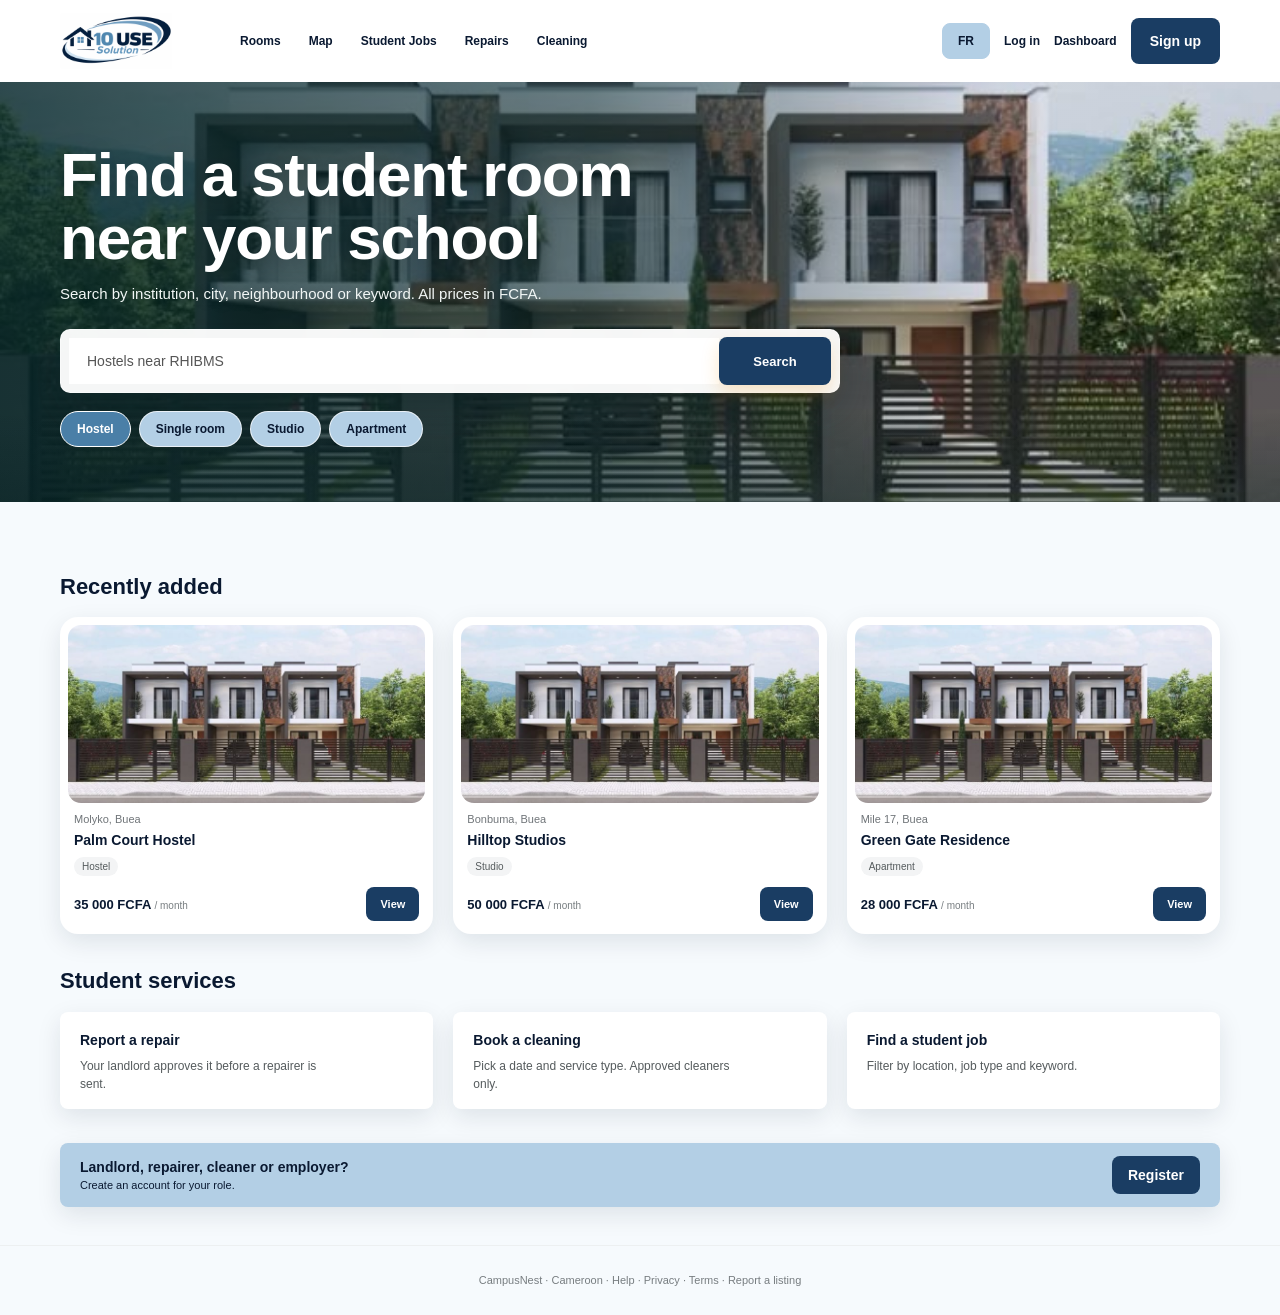
<file: index.html>
<!DOCTYPE html>
<html lang="en">
<head>
  <meta charset="UTF-8">
  <meta name="viewport" content="width=device-width, initial-scale=1.0">
  <title>CampusNest</title>
  <style>
    :root {
      --ink: #1b1f21;
      --teal: #0b4f52;
      --teal-dark: #073d40;
      --cream: #fff8d8;
      --line: #edf0f1;
      --gold: #f59d15;
    }

    * { box-sizing: border-box; }

    body {
      margin: 0;
      color: var(--ink);
      background: #fff;
      font-family: "Segoe UI", Arial, sans-serif;
      font-size: 14px;
    }

    button, input { font: inherit; }

    .topbar {
      height: 82px;
      display: flex;
      align-items: center;
      border-bottom: 1px solid var(--line);
      background: #fff;
    }

    .topbar-inner {
      width: min(1160px, calc(100% - 64px));
      height: 100%;
      margin: 0 auto;
      display: flex;
      align-items: center;
    }

    .brand {
      margin-right: 32px;
      color: var(--teal);
      font-size: 20px;
      font-weight: 800;
      letter-spacing: 0;
    }

    nav {
      display: flex;
      align-items: center;
      gap: 28px;
      height: 100%;
      font-size: 12px;
      font-weight: 700;
    }

    nav a, .language, .login {
      color: inherit;
      text-decoration: none;
    }

    .top-actions {
      margin-left: auto;
      display: flex;
      align-items: center;
      gap: 14px;
    }

    .language {
      height: 30px;
      min-width: 56px;
      display: grid;
      place-items: center;
      border-radius: 5px;
      background: #f1f3f4;
      font-size: 10px;
      font-weight: 700;
    }

    .login { font-size: 12px; font-weight: 700; }

    .signup, .register {
      border: 0;
      border-radius: 6px;
      color: #fff;
      background: var(--teal);
      font-weight: 800;
      cursor: pointer;
    }

    .signup { height: 46px; padding: 0 19px; }

    .hero {
      min-height: 420px;
      position: relative;
      isolation: isolate;
      display: flex;
      align-items: center;
      color: #fff;
      background:
        linear-gradient(90deg, rgba(7, 40, 42, 0.82) 0%, rgba(7, 40, 42, 0.58) 46%, rgba(7, 40, 42, 0.10) 78%),
        url('assets/images/410883166024874484.jpg') center 58% / cover no-repeat;
    }

    .hero::after {
      content: '';
      position: absolute;
      inset: auto 0 0;
      height: 90px;
      z-index: -1;
      background: linear-gradient(0deg, rgba(4, 29, 31, 0.32), transparent);
    }

    .hero-inner {
      width: min(1160px, calc(100% - 64px));
      margin: 0 auto;
      padding: 48px 0 42px;
    }

    h1 {
      max-width: 650px;
      margin: 0 0 14px;
      font-size: clamp(38px, 5vw, 62px);
      line-height: 1.02;
      letter-spacing: -0.02em;
      text-wrap: balance;
      text-shadow: 0 3px 24px rgba(0, 0, 0, 0.24);
    }

    .subtitle {
      max-width: 610px;
      margin: 0 0 24px;
      font-size: 15px;
      line-height: 1.5;
      color: #f2f7f6;
      text-shadow: 0 2px 14px rgba(0, 0, 0, 0.28);
    }

    .search-row {
      max-width: 780px;
      height: 64px;
      display: flex;
      align-items: center;
      border: 1px solid rgba(255, 255, 255, 0.38);
      border-radius: 10px;
      background: rgba(255, 255, 255, 0.96);
      box-shadow: 0 18px 42px rgba(4, 29, 31, 0.24);
      backdrop-filter: blur(10px);
      padding: 8px;
    }

    .search-row input {
      flex: 1;
      min-width: 0;
      height: 100%;
      border: 0;
      outline: 0;
      padding: 0 18px;
      color: var(--ink);
    }

    .search-row input::placeholder { color: #555; opacity: 1; }

    .search-button {
      height: 48px;
      min-width: 112px;
      border: 0;
      border-radius: 7px;
      background: var(--gold);
      font-size: 13px;
      font-weight: 800;
      cursor: pointer;
      box-shadow: 0 8px 18px rgba(245, 157, 21, 0.22);
    }

    .filters {
      display: flex;
      gap: 8px;
      margin-top: 18px;
    }

    .filter {
      height: 36px;
      padding: 0 16px;
      border: 1px solid rgba(255, 255, 255, 0.72);
      border-radius: 18px;
      color: #fff;
      background: rgba(4, 29, 31, 0.22);
      backdrop-filter: blur(8px);
      font-size: 12px;
      font-weight: 700;
      cursor: pointer;
    }

    .filter.active { background: #fff; color: var(--teal); border-color: #fff; }

    main {
      width: min(1160px, calc(100% - 64px));
      margin: 0 auto;
      padding: 38px 0 38px;
    }

    section { margin-bottom: 34px; }

    section h2 {
      margin: 0 0 17px;
      font-size: 22px;
      line-height: 1.2;
      letter-spacing: 0;
    }

    .property-grid, .service-grid {
      display: grid;
      grid-template-columns: repeat(3, 1fr);
      gap: 20px;
    }

    .property-card {
      min-width: 0;
      overflow: hidden;
      border: 1px solid #e8e9ed;
      border-radius: 18px;
      background: #fff;
      box-shadow: 0 8px 24px rgba(27, 31, 33, 0.06);
    }

    .property-image {
      height: 178px;
      margin: 8px 8px 0;
      display: block;
      border-radius: 13px;
      background: #f0f2f3 center / cover no-repeat;
      overflow: hidden;
    }

    .property-image img {
      width: 100%;
      height: 100%;
      display: block;
      object-fit: cover;
    }

    .property-info { padding: 10px 14px 13px; }
    .property-location { display: flex; justify-content: space-between; gap: 8px; margin-bottom: 7px; color: #707579; font-size: 11px; }
    .property-info h3 { margin: 0 0 9px; font-size: 14px; }
    .property-tags { display: flex; flex-wrap: wrap; gap: 6px; margin-bottom: 11px; }
    .property-tag { padding: 4px 8px; border-radius: 12px; background: #f3f4f5; color: #555b5d; font-size: 10px; }
    .property-footer { display: flex; align-items: center; justify-content: space-between; gap: 8px; }
    .price { font-size: 13px; font-weight: 800; }
    .price span { color: #777d80; font-size: 10px; font-weight: 400; }
    .view-property {
      min-height: 34px;
      padding: 0 14px;
      border: 0;
      border-radius: 9px;
      background: #1d2223;
      color: #fff;
      font-size: 11px;
      font-weight: 700;
      cursor: pointer;
    }

    .property-dialog {
      width: min(640px, calc(100% - 32px));
      max-height: calc(100% - 32px);
      padding: 12px;
      border: 0;
      border-radius: 18px;
      color: var(--ink);
      box-shadow: 0 24px 80px rgba(0, 0, 0, 0.28);
    }
    .property-dialog::backdrop { background: rgba(18, 24, 26, 0.62); }
    .dialog-image { width: 100%; max-height: 55vh; display: block; border-radius: 12px; object-fit: cover; background: #f0f2f3; }
    .dialog-image[hidden] { display: none; }
    .gallery-controls { display: flex; align-items: center; justify-content: center; gap: 12px; margin-top: 10px; }
    .gallery-controls[hidden], .interior-hint[hidden] { display: none; }
    .gallery-controls button { min-width: 34px; min-height: 32px; border: 1px solid #e1e4e5; border-radius: 8px; background: #fff; cursor: pointer; }
    .gallery-status { color: #656c6e; font-size: 12px; }
    .interior-hint { margin: 10px 0 0; color: #656c6e; font-size: 12px; }
    .dialog-content { padding: 14px 4px 4px; }
    .dialog-content h2 { margin: 0 0 6px; font-size: 20px; }
    .dialog-location, .dialog-description { margin: 0 0 10px; color: #656c6e; font-size: 13px; line-height: 1.5; }
    .dialog-footer { display: flex; justify-content: space-between; align-items: center; gap: 12px; }
    .dialog-actions { display: flex; gap: 8px; }
    .choose-house { min-height: 36px; padding: 0 14px; border: 0; border-radius: 9px; background: var(--teal); color: #fff; font-weight: 700; cursor: pointer; }
    .choose-house[hidden] { display: none; }
    .choice-message { display: none; margin: 10px 0 0; color: #8b2c24; font-size: 12px; }
    .close-dialog { min-height: 36px; padding: 0 16px; border: 1px solid #e1e4e5; border-radius: 9px; background: #fff; cursor: pointer; }

    .service-card {
      min-height: 92px;
      border: 1px solid var(--line);
      border-radius: 8px;
      background: #fff;
      padding: 20px 20px 16px;
    }

    .service-card h3 { margin: 0 0 9px; font-size: 14px; }
    .service-card p { max-width: 260px; margin: 0; color: #555b5d; font-size: 12px; line-height: 1.5; }

    .account-banner {
      min-height: 64px;
      margin: 4px 0 0;
      display: flex;
      align-items: center;
      border-radius: 8px;
      background: var(--cream);
      padding: 10px 20px;
    }

    .account-copy { display: flex; flex-direction: column; }
    .account-copy strong { margin-bottom: 4px; font-size: 14px; }
    .account-copy span { font-size: 11px; }
    .register { height: 38px; margin-left: auto; padding: 0 16px; }

    footer {
      height: 70px;
      display: flex;
      align-items: center;
      justify-content: center;
      border-top: 1px solid var(--line);
      color: #777d80;
      font-size: 11px;
    }

    @media (max-width: 760px) {
      .topbar { height: auto; }
      .topbar-inner { width: calc(100% - 32px); min-height: 68px; }
      nav { display: none; }
      .brand { margin-right: 0; }
      .hero-inner, main { width: calc(100% - 32px); }
      .hero-inner { padding-top: 34px; }
      .hero { min-height: 460px; background-position: 62% center; }
      h1 { max-width: 520px; font-size: 40px; }
      .search-row { height: 58px; }
      .search-button { min-width: 82px; }
      .property-grid, .service-grid { grid-template-columns: 1fr; }
      .property-image { height: 190px; }
      .filters { overflow-x: auto; }
      .filter { white-space: nowrap; }
    }
  </style>
  <style>
    @media (max-width: 760px) {
      .topbar { height: auto; }
      .topbar-inner {
        height: auto;
        min-height: 68px;
        flex-wrap: wrap;
        padding: 8px 0;
      }
      nav {
        order: 3;
        display: flex;
        flex: 0 0 100%;
        width: 100%;
        height: auto;
        gap: 18px;
        overflow-x: auto;
        padding: 8px 0;
        white-space: nowrap;
      }
      .top-actions { gap: 10px; }
      .language { display: none; }
      .filters { overscroll-behavior-x: contain; }
      .filter { flex: 0 0 auto; min-height: 40px; }
      .account-banner { align-items: flex-start; flex-wrap: wrap; gap: 12px; }
      .register { margin-left: 0; }
    }

    @media (max-width: 480px) {
      .topbar-inner,
      .hero-inner,
      main { width: calc(100% - 24px); }
      .top-actions { gap: 8px; }
      .top-actions .login { font-size: 11px; }
      .signup { height: 40px; padding: 0 12px; }
      .hero { min-height: 430px; }
      h1 { font-size: clamp(34px, 10vw, 40px); }
      .subtitle { font-size: 14px; }
      .search-row { height: 54px; padding: 6px; }
      .search-row input { padding: 0 10px; }
      .search-button { height: 40px; min-width: 76px; padding: 0 10px; }
      .view-property { min-height: 40px; }
      .dialog-footer { align-items: stretch; flex-direction: column; }
      .dialog-actions { justify-content: flex-end; flex-wrap: wrap; }
    }
  </style>
    <link rel="stylesheet" href="css/app-theme.css">
</head>
<body>
  <header class="topbar">
    <div class="topbar-inner">
      <div class="brand"><img class="brand-logo" src="assets/images/mouse-solution-logo.jpeg" alt="MOUSE Solution"></div>
      <nav aria-label="Primary navigation">
        <a href="pages/rooms.html">Rooms</a>
        <a href="pages/rooms.html">Map</a>
        <a href="pages/jobs.html">Student Jobs</a>
        <a href="pages/services.html">Repairs</a>
        <a href="pages/services.html">Cleaning</a>
      </nav>
      <div class="top-actions">
        <a class="language" href="pages/translator.html">EN / FR</a>
        <a class="login" href="pages/login.html">Log in</a>
        <a class="login" href="pages/dashboard.html">Dashboard</a>
        <a class="signup" href="pages/signup.html" style="display:grid;place-items:center;text-decoration:none;color:#fff">Sign up</a>
      </div>
    </div>
  </header>

  <section class="hero">
    <div class="hero-inner">
      <h1>Find a student room near your school</h1>
      <p class="subtitle">Search by institution, city, neighbourhood or keyword. All prices in FCFA.</p>
      <div class="search-row">
        <input id="room-search" type="search" placeholder="Hostels near RHIBMS" aria-label="Search for student rooms">
        <button class="search-button" type="button">Search</button>
      </div>
      <div class="filters" aria-label="Room filters">
        <button class="filter active" type="button">Hostel</button>
        <button class="filter" type="button">Single room</button>
        <button class="filter" type="button">Studio</button>
        <button class="filter" type="button">Apartment</button>
      </div>
    </div>
  </section>

  <main>
    <section id="rooms">
      <h2>Recently added</h2>
      <div class="property-grid">
        <article class="property-card">
          <div class="property-image"><img src="assets/images/campusnest-apartment.jpg" alt="Palm Court Hostel"></div>
          <div class="property-info">
            <div class="property-location"><span>Molyko, Buea</span></div>
            <h3>Palm Court Hostel</h3>
            <div class="property-tags"><span class="property-tag">Hostel</span></div>
            <div class="property-footer"><div class="price">35 000 FCFA <span>/ month</span></div><button class="view-property" type="button">View</button></div>
          </div>
        </article>
        <article class="property-card">
          <div class="property-image"><img src="assets/images/campusnest-apartment.jpg" alt="Hilltop Studios"></div>
          <div class="property-info">
            <div class="property-location"><span>Bonbuma, Buea</span></div>
            <h3>Hilltop Studios</h3>
            <div class="property-tags"><span class="property-tag">Studio</span></div>
            <div class="property-footer"><div class="price">50 000 FCFA <span>/ month</span></div><button class="view-property" type="button">View</button></div>
          </div>
        </article>
        <article class="property-card">
          <div class="property-image"><img src="assets/images/campusnest-apartment.jpg" alt="Modern student apartment building"></div>
          <div class="property-info">
            <div class="property-location"><span>Mile 17, Buea</span></div>
            <h3>Green Gate Residence</h3>
            <div class="property-tags"><span class="property-tag">Apartment</span></div>
            <div class="property-footer"><div class="price">28 000 FCFA <span>/ month</span></div><button class="view-property" type="button">View</button></div>
          </div>
        </article>
      </div>
    </section>

    <section>
      <h2>Student services</h2>
      <div class="service-grid">
        <article class="service-card" id="repairs">
          <h3>Report a repair</h3>
          <p>Your landlord approves it before a repairer is sent.</p>
        </article>
        <article class="service-card" id="cleaning">
          <h3>Book a cleaning</h3>
          <p>Pick a date and service type. Approved cleaners only.</p>
        </article>
        <article class="service-card" id="jobs">
          <h3>Find a student job</h3>
          <p>Filter by location, job type and keyword.</p>
        </article>
      </div>
    </section>

    <div class="account-banner">
      <div class="account-copy">
        <strong>Landlord, repairer, cleaner or employer?</strong>
        <span>Create an account for your role.</span>
      </div>
      <a class="register" href="pages/signup.html" style="display:grid;place-items:center;text-decoration:none;color:#fff">Register</a>
    </div>
  </main>

  <footer>CampusNest · Cameroon · Help · Privacy · Terms · Report a listing</footer>
  <dialog class="property-dialog" aria-labelledby="dialog-title">
    <img class="dialog-image" alt="">
    <div class="gallery-controls" hidden><button class="gallery-previous" type="button" aria-label="Previous photo">&lt;</button><span class="gallery-status" aria-live="polite"></span><button class="gallery-next" type="button" aria-label="Next photo">&gt;</button></div>
    <p class="interior-hint" hidden>Interior photos have not been added to this listing yet.</p>
    <div class="dialog-content">
      <h2 id="dialog-title"></h2>
      <p class="dialog-location"></p>
      <p class="dialog-description"></p>
      <div class="dialog-footer"><strong class="dialog-price"></strong><div class="dialog-actions"><button class="choose-house" type="button" hidden>Choose this house</button><button class="close-dialog" type="button">Close</button></div></div>
      <p class="choice-message" role="status"></p>
    </div>
  </dialog>
  <script>
    const propertyDialog = document.querySelector('.property-dialog');
    let selectedListing = null;
    let galleryItems = [];
    let galleryIndex = 0;
    let galleryTitle = 'Property';
    function renderGallery() {
      const dialogImage = propertyDialog.querySelector('.dialog-image');
      const galleryControls = propertyDialog.querySelector('.gallery-controls');
      const galleryStatus = propertyDialog.querySelector('.gallery-status');
      const interiorHint = propertyDialog.querySelector('.interior-hint');
      const hasPhoto = galleryItems.length > 0;
      const currentPhoto = galleryItems[galleryIndex];
      const interiorCount = galleryItems.filter(photo => photo.kind === 'interior').length;
      dialogImage.hidden = !hasPhoto;
      if (hasPhoto) {
        dialogImage.src = new URL(currentPhoto.url, document.baseURI).href;
        const viewName = currentPhoto.view || ('View ' + currentPhoto.number);
        dialogImage.alt = galleryTitle + ' — ' + (currentPhoto.kind === 'cover' ? 'cover and front elevation' : viewName);
        const position = {front:'50% 48%',aerial:'50% 18%',left:'22% 50%',right:'78% 50%'}[currentPhoto.viewKey] || '50% 50%';
        dialogImage.style.objectPosition = position;
      }
      const canNavigate = galleryItems.length > 1;
      galleryControls.hidden = !canNavigate && interiorCount === 0;
      propertyDialog.querySelector('.gallery-previous').hidden = !canNavigate;
      propertyDialog.querySelector('.gallery-next').hidden = !canNavigate;
      galleryStatus.textContent = currentPhoto?.kind === 'cover'
        ? 'Cover and front elevation'
        : (currentPhoto?.view || ('View ' + (currentPhoto?.number || 1))) + ' · ' + (currentPhoto?.number || 1) + ' of ' + interiorCount;
      interiorHint.hidden = interiorCount > 0;
    }

    function showProperty(card, listing) {
      selectedListing = listing || null;
      const image = card.querySelector('.property-image img');
      const title = listing?.title || card.querySelector('h3').textContent;
      galleryTitle = title;
      propertyDialog.querySelector('#dialog-title').textContent = title;
      propertyDialog.querySelector('.dialog-location').textContent = listing
        ? [listing.neighborhood, listing.city].filter(Boolean).join(', ')
        : card.querySelector('.property-location').textContent;
      propertyDialog.querySelector('.dialog-description').textContent = listing?.description || 'View the property photo and contact the listing owner for more information.';
      propertyDialog.querySelector('.dialog-price').textContent = listing
        ? Number(listing.price).toLocaleString('en-US') + ' FCFA / month'
        : card.querySelector('.price').textContent;
      const coverPhoto = listing?.photo_url || image?.src || '';
      galleryItems = [
        ...(coverPhoto ? [{url: coverPhoto, kind: 'cover'}] : []),
        ...(listing?.interior_photos || []).filter(Boolean).map((photo, index) => {
          const photoText = String(photo);
          const cleanUrl = photoText.split('#')[0];
          const viewKey = photoText.includes('#') ? photoText.split('#')[1] : null;
          const viewNames = {front:'Front elevation',aerial:'Aerial / top view',left:'Left exterior view',right:'Right exterior view'};
          return {url: cleanUrl, kind:'interior', number:index+1, view:viewNames[viewKey] || ('House view '+(index+1)), viewKey};
        })
      ];
      galleryIndex = 0;
      renderGallery();
      const chooseButton = propertyDialog.querySelector('.choose-house');
      chooseButton.hidden = !listing?.id;
      propertyDialog.querySelector('.choice-message').style.display = 'none';
      propertyDialog.showModal();
    }

    document.querySelectorAll('.property-card').forEach((card) => {
      card.querySelector('.view-property').addEventListener('click', () => showProperty(card));
    });
    propertyDialog.querySelector('.gallery-previous').addEventListener('click', () => {
      if (galleryItems.length < 2) return;
      galleryIndex = (galleryIndex - 1 + galleryItems.length) % galleryItems.length;
      renderGallery();
    });
    propertyDialog.querySelector('.gallery-next').addEventListener('click', () => {
      if (galleryItems.length < 2) return;
      galleryIndex = (galleryIndex + 1) % galleryItems.length;
      renderGallery();
    });
    propertyDialog.querySelector('.close-dialog').addEventListener('click', () => propertyDialog.close());
    propertyDialog.querySelector('.choose-house').addEventListener('click', async () => {
      if (!selectedListing) return;
      const message = propertyDialog.querySelector('.choice-message');
      try {
        const response = await fetch('php/housing.php', {
          method: 'POST',
          headers: {'Content-Type': 'application/x-www-form-urlencoded'},
          body: new URLSearchParams({action: 'choose_house', listing_id: selectedListing.id})
        });
        const data = await response.json();
        if (!response.ok) throw new Error(data.error || 'Unable to select this house.');
        window.location.href = 'pages/dashboard.html';
      } catch (error) {
        message.textContent = error.message;
        message.style.display = 'block';
      }
    });
    propertyDialog.addEventListener('click', (event) => {
      if (event.target === propertyDialog) propertyDialog.close();
    });

    document.querySelector('.search-button').addEventListener('click', () => {
      const query = document.querySelector('#room-search').value.trim();
      window.location.href = 'pages/rooms.html' + (query ? '?q=' + encodeURIComponent(query) : '');
    });
    document.querySelector('#room-search').addEventListener('keydown', (event) => {
      if (event.key === 'Enter') document.querySelector('.search-button').click();
    });

    document.querySelectorAll('.filter').forEach((button) => {
      button.addEventListener('click', () => {
        const type = button.textContent.trim();
        window.location.href = 'pages/rooms.html' + (type === 'Hostel' ? '' : '?type=' + encodeURIComponent(type));
      });
    });

    fetch('php/listings.php').then((response) => response.json()).then((data) => {
      const grid = document.querySelector('.property-grid');
      if (!data.results?.length) return;
      grid.replaceChildren();
      data.results.forEach((listing) => {
        const card = document.createElement('article');
        card.className = 'property-card';
        card.innerHTML = '<div class="property-image"></div><div class="property-info"><div class="property-location"></div><h3></h3><div class="property-tags"></div><div class="property-footer"><div class="price"></div><button class="view-property" type="button">View</button></div></div>';
        const image = card.querySelector('.property-image');
        if (listing.photo_url) {
          const photo = document.createElement('img');
          photo.src = listing.photo_url;
          photo.alt = listing.title;
          image.appendChild(photo);
        }
        card.querySelector('h3').textContent = listing.title;
        card.querySelector('.property-location').textContent = [listing.neighborhood, listing.city].filter(Boolean).join(', ');
        const tags = card.querySelector('.property-tags');
        [listing.listing_type, Number(listing.furnished) ? 'Furnished' : ''].filter(Boolean).forEach((label) => {
          const tag = document.createElement('span');
          tag.className = 'property-tag';
          tag.textContent = label;
          tags.appendChild(tag);
        });
        card.querySelector('.price').innerHTML = Number(listing.price).toLocaleString('en-US') + ' FCFA <span>/ month</span>';
        card.querySelector('.view-property').addEventListener('click', () => showProperty(card, listing));
        grid.appendChild(card);
      });
    }).catch((error) => console.error('Unable to load accommodation listings.', error));
  </script>
<script src="javascript/app-i18n.js"></script>
</body>
</html>
</file>
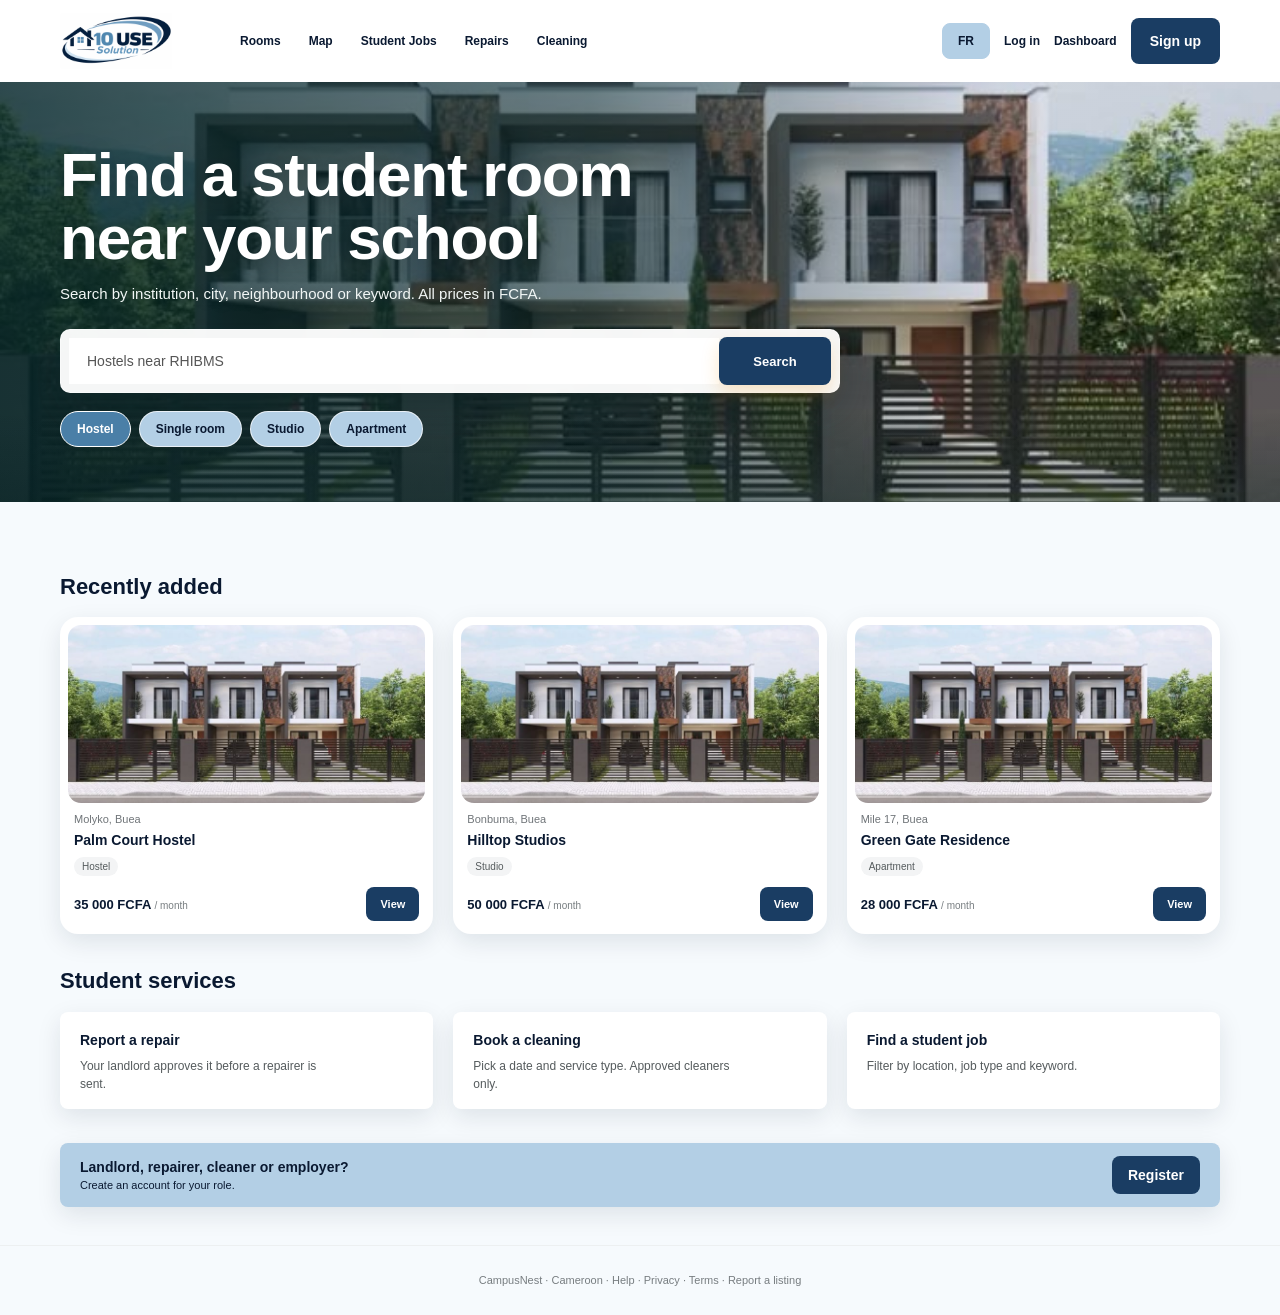
<file: pages/about.html>
<!doctype html>
<html lang="en">
<head>
  <meta charset="UTF-8">
  <meta name="viewport" content="width=device-width, initial-scale=1">
  <meta http-equiv="refresh" content="0;url=../index.html">
  <title>CampusNest</title>
  <link rel="stylesheet" href="../css/app-theme.css">
  <style>body{display:grid;place-items:center}</style>
</head>
<body>
  <main>
    <img class="brand-logo redirect-logo" src="../assets/images/mouse-solution-logo.jpeg" alt="MOUSE Solution">
    <p>Opening the CampusNest home page...</p>
    <a href="../index.html">Continue to CampusNest</a>
  </main>
<script src="../javascript/app-i18n.js"></script>
</body>
</html>
</file>
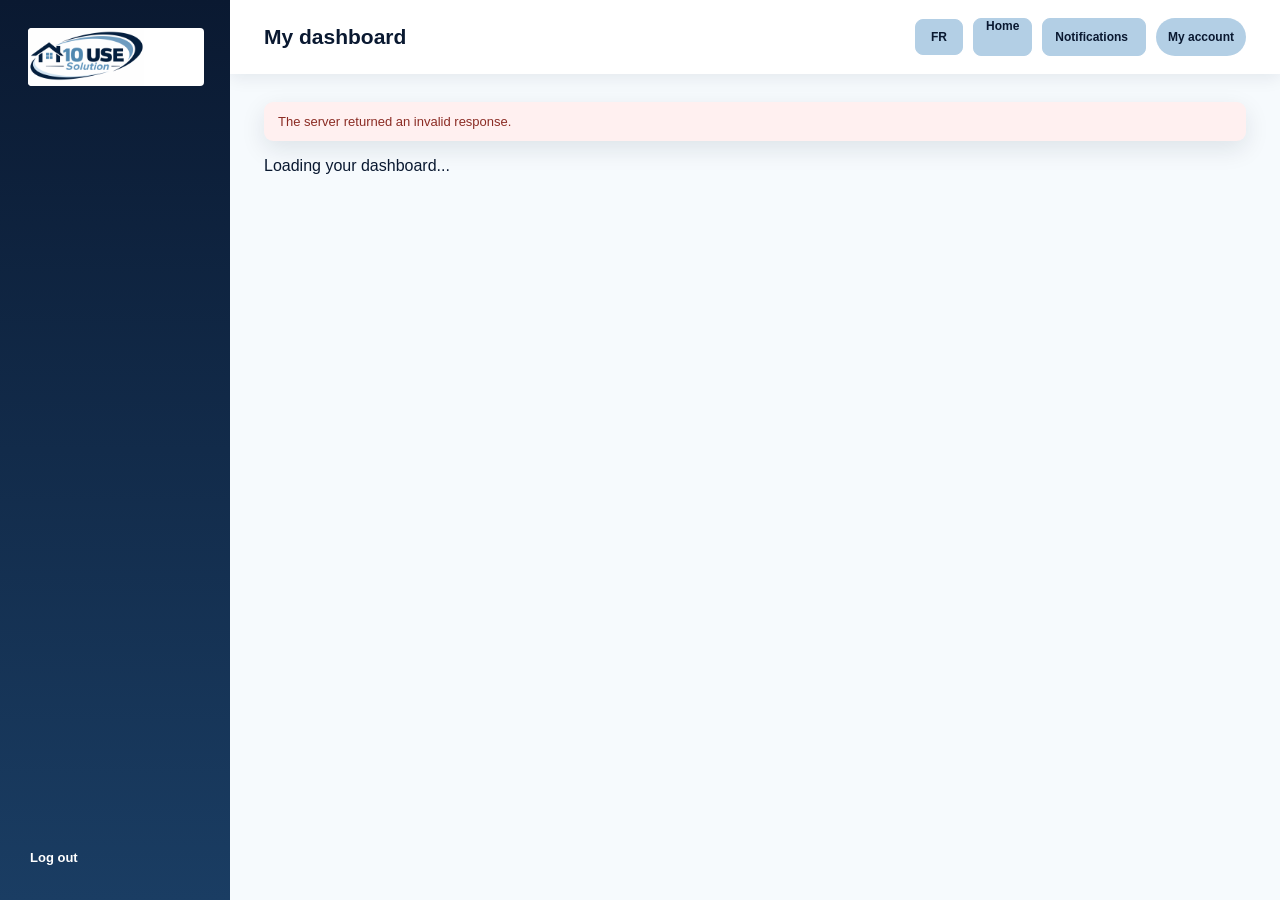
<file: pages/admin.html>
<!DOCTYPE html>
<html lang="en">
<head>
<meta charset="UTF-8">
<meta name="viewport" content="width=device-width,initial-scale=1">
<title>Administration - CampusNest</title>
<style>
:root{--navy:#174f8a;--blue:#245fb3;--teal:#0b4f52;--ink:#17212b;--muted:#74808a;--line:#e5eaef;--canvas:#f4f7fa}*{box-sizing:border-box}body{margin:0;font-family:"Segoe UI",Arial,sans-serif;color:var(--ink);background:var(--canvas)}button,a{font:inherit}.dashboard-shell{min-height:100vh;display:grid;grid-template-columns:230px minmax(0,1fr)}.sidebar{position:sticky;top:0;height:100vh;padding:28px 16px 20px;background:linear-gradient(180deg,#1a568e,#123f70);color:#fff;display:flex;flex-direction:column}.brand{color:#fff;font-size:19px;font-weight:850;text-decoration:none;margin:0 12px 34px}.tabs{display:flex;flex-direction:column;gap:6px}.tabs button{height:48px;border:0;border-radius:8px;background:transparent;color:#d9e8f6;text-align:left;padding:0 14px;font-size:13px;font-weight:700;cursor:pointer}.tabs button.active,.tabs button:hover{background:rgba(255,255,255,.16);color:#fff}.sidebar-footer{margin-top:auto}.logout{display:block;height:44px;color:#d9e8f6;text-decoration:none;font-size:13px;font-weight:700;padding:14px}.workspace{min-width:0}.topbar{height:78px;background:#fff;border-bottom:1px solid var(--line);display:flex;align-items:center;padding:0 34px}.topbar h1{margin:0;font-size:21px}.top-actions{margin-left:auto}.profile{height:38px;border-radius:19px;background:#edf3f8;padding:10px 12px;font-size:12px;font-weight:800}.content{padding:28px 34px}.panel-box{border:1px solid var(--line);border-radius:12px;background:#fff;padding:18px}.panel-box h2{margin:0 0 14px;font-size:16px}.table{width:100%;border-collapse:collapse}.table th,.table td{border-bottom:1px solid var(--line);padding:12px 10px;text-align:left;font-size:12px}.table th{background:#f8fafb;color:var(--muted);font-size:11px;text-transform:uppercase}.action{border:0;border-radius:6px;background:#edf3f8;color:var(--navy);padding:7px 9px;margin:2px;font-size:11px;font-weight:800}@media(max-width:900px){.dashboard-shell{grid-template-columns:76px minmax(0,1fr)}.sidebar{padding-inline:10px}.brand{font-size:0}.tabs button{font-size:0;text-align:center}.topbar{padding:0 18px}.content{padding:22px 18px}}@media(max-width:560px){.dashboard-shell{grid-template-columns:1fr}.sidebar{position:relative;height:auto}.tabs{flex-direction:row}.tabs button{min-width:44px}.sidebar-footer{display:none}}
</style>
</style>
<link rel="stylesheet" href="../css/app-theme.css">
</head>
<body>
<script>location.replace('dashboard.html');</script>
<div class="dashboard-shell">
<aside class="sidebar">
<a class="brand" href="../index.html"><img class="brand-logo" src="../assets/images/mouse-solution-logo.jpeg" alt="MOUSE Solution"></a>
<nav class="tabs" aria-label="Administration navigation">
<button class="active" data-view="users">Users</button>
<button data-view="listings">Listings</button>
<button data-view="jobs">Jobs</button>
<button data-view="repairs">Repairs</button>
</nav>
<div class="sidebar-footer"><a class="logout" href="../php/logout.php">Log out</a></div>
</aside>
<section class="workspace">
<header class="topbar"><h1>Administration</h1><div class="top-actions"><div class="profile">Administrator</div></div></header>
<main class="content"><div class="panel-box"><h2>Platform management</h2><div id="content"></div></div></main>
</section>
</div>
<script>
let data = {};
const content = document.querySelector('#content');

async function load() {
  const response = await fetch('../php/admin.php');
  if (response.status === 403) {
    location.href = 'login.html';
    return;
  }
  data = await response.json();
  show(document.querySelector('.tabs button.active').dataset.view);
}

function show(view) {
  const rows = data[view] || [];
  if (!rows.length) {
    content.innerHTML = '<p>No records.</p>';
    return;
  }

  const keys = view === 'users'
    ? ['full_name','role','email','active','approved']
    : view === 'listings'
      ? ['title','city','price','status']
      : view === 'jobs'
        ? ['title','location','status']
        : ['title','status','landlord_decision'];

  let html = '<table class="table"><thead><tr>' + keys.map((key) => '<th>' + key.replace('_',' ') + '</th>').join('') + '<th>Actions</th></tr></thead><tbody>';
  rows.forEach((row) => {
    html += '<tr>' + keys.map((key) => '<td>' + (row[key] ?? '') + '</td>').join('') + '<td>' + actions(view, row.id) + '</td></tr>';
  });
  content.innerHTML = html + '</tbody></table>';
}

function actions(view, id) {
  if (view === 'users') return '<button class="action" onclick="act(\'approve_user\',' + id + ')" >Approve</button><button class="action" onclick="act(\'suspend_user\',' + id + ')" >Suspend</button><button class="action" onclick="act(\'activate_user\',' + id + ')" >Activate</button>';
  if (view === 'listings') return '<button class="action" onclick="act(\'approve_listing\',' + id + ')" >Approve</button><button class="action" onclick="act(\'reject_listing\',' + id + ')" >Reject</button>';
  if (view === 'jobs') return '<button class="action" onclick="act(\'approve_job\',' + id + ')" >Approve</button><button class="action" onclick="act(\'reject_job\',' + id + ')" >Reject</button>';
  return '';
}

async function act(action, id) {
  await fetch('../php/admin.php', {
    method: 'POST',
    headers: {'Content-Type': 'application/x-www-form-urlencoded'},
    body: new URLSearchParams({action, id})
  });
  load();
}

document.querySelectorAll('.tabs button').forEach((button) => {
  button.onclick = () => {
    document.querySelectorAll('.tabs button').forEach((item) => item.classList.remove('active'));
    button.classList.add('active');
    show(button.dataset.view);
  };
});

load();
</script>
<script src="../javascript/app-i18n.js"></script>
</body>
</html>
</file>
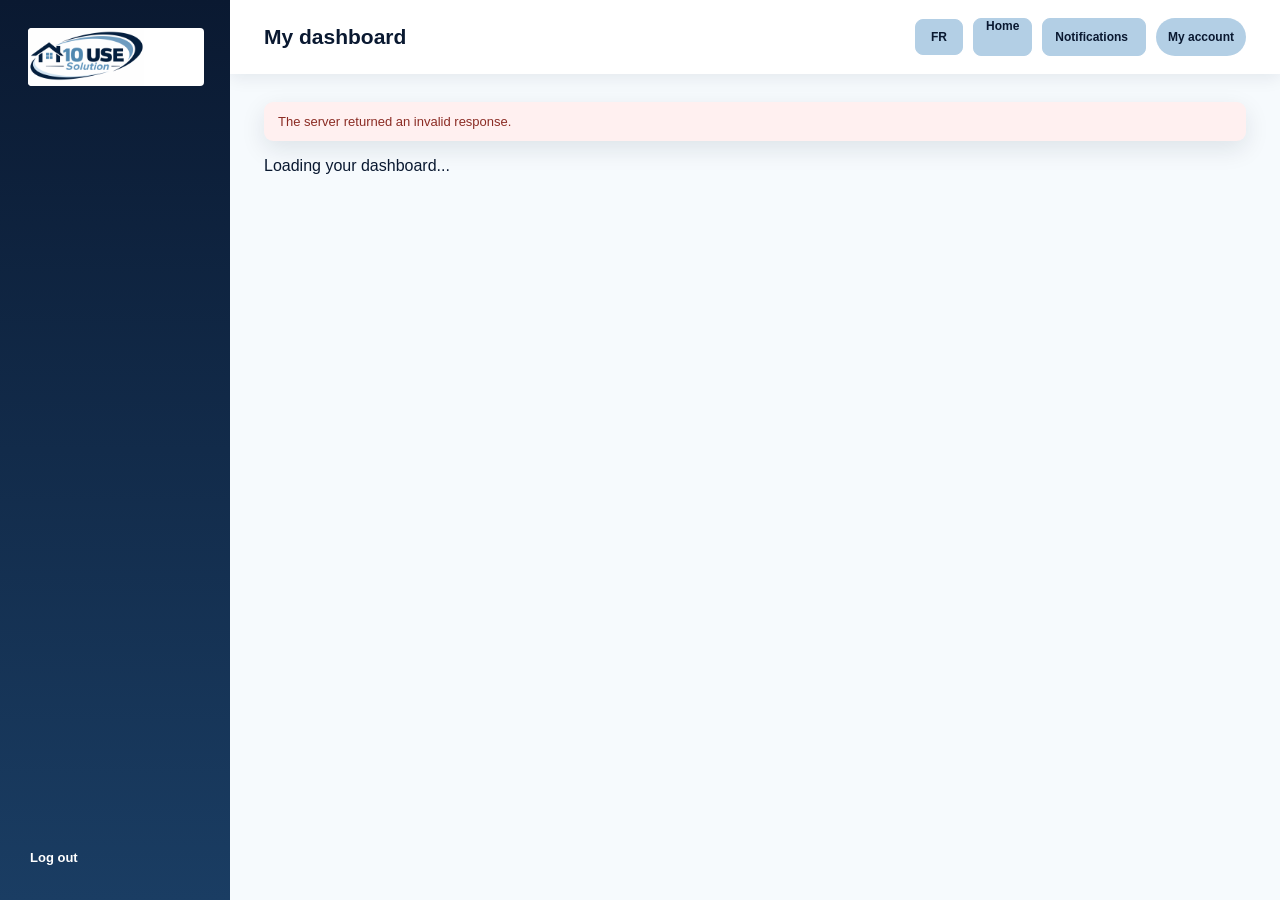
<file: pages/dashboard.html>
<!DOCTYPE html>
<html lang="en">
<head>
<meta charset="UTF-8">
<meta name="viewport" content="width=device-width,initial-scale=1">
<title>Dashboard - CampusNest</title>
<style>
:root{--navy:#174f8a;--blue:#245fb3;--ink:#17212b;--muted:#74808a;--line:#e5eaef;--canvas:#f4f7fa;--green:#147d54;--red:#a33232}
*{box-sizing:border-box}body{margin:0;font-family:"Segoe UI",Arial,sans-serif;color:var(--ink);background:var(--canvas)}button,input,select,textarea{font:inherit}button,a{cursor:pointer}
.dashboard-shell{min-height:100vh;display:grid;grid-template-columns:230px minmax(0,1fr)}.sidebar{position:sticky;top:0;height:100vh;padding:28px 16px 20px;background:linear-gradient(180deg,#1a568e 0%,#174d83 82%,#123f70 100%);color:#fff;display:flex;flex-direction:column}.brand{color:#fff;font-size:19px;font-weight:850;text-decoration:none;margin:0 12px 26px}.nav{display:flex;flex-direction:column;gap:6px}.nav button{min-height:44px;border:0;border-radius:8px;background:transparent;color:#d9e8f6;text-align:left;padding:0 14px;font-size:13px;font-weight:700}.nav button:hover,.nav button.active{background:rgba(255,255,255,.16);color:#fff}.sidebar-footer{margin-top:auto}.logout{display:block;height:44px;color:#d9e8f6;text-decoration:none;font-size:13px;font-weight:700;padding:14px}
.workspace{min-width:0}.topbar{min-height:74px;background:#fff;border-bottom:1px solid var(--line);display:flex;align-items:center;padding:0 34px;gap:12px}.topbar h1{margin:0;font-size:21px}.top-actions{margin-left:auto;display:flex;align-items:center;gap:10px}.top-link,.notification-button{min-height:38px;border:1px solid var(--line);border-radius:8px;background:#fff;color:var(--ink);padding:0 12px;text-decoration:none;font-size:12px;font-weight:700}.notification-button{position:relative}.notification-count{margin-left:5px;color:var(--blue)}.profile{height:38px;border-radius:19px;background:#edf3f8;padding:0 12px;display:flex;align-items:center;font-size:12px;font-weight:800}
.content{padding:28px 34px 40px}.alert{display:none;margin:0 0 16px;padding:12px 14px;border:1px solid #cfe8dc;border-radius:9px;background:#effaf4;color:#17633f;font-size:13px}.alert.error{border-color:#f0d0cc;background:#fff3f1;color:#8b2c24}.welcome{margin:0 0 18px;font-size:16px}.cards{display:grid;grid-template-columns:repeat(3,minmax(0,1fr));gap:14px;margin-bottom:18px}.card,.panel-box,.action-card{border:1px solid var(--line);border-radius:13px;background:#fff;box-shadow:0 5px 18px rgba(23,33,43,.035)}.card{min-height:112px;padding:18px}.card strong{display:block;font-size:24px;margin:8px 0 4px}.card span{color:var(--muted);font-size:12px}.panel-box{padding:18px;margin-bottom:16px}.panel-box h2{margin:0 0 14px;font-size:16px}.action-grid{display:grid;grid-template-columns:repeat(3,minmax(0,1fr));gap:10px}.action-card{min-height:88px;padding:15px;color:var(--ink);text-decoration:none;font-size:13px;font-weight:800;display:flex;align-items:center;gap:12px}.action-card:hover{border-color:#b9cee4}.action-icon{width:34px;height:34px;flex:none;border-radius:9px;background:#eaf2fb;color:var(--blue);display:grid;place-items:center}
.row{border-bottom:1px solid var(--line);padding:12px 0;display:flex;align-items:flex-start;justify-content:space-between;gap:14px}.row:last-child{border-bottom:0}.row-main{min-width:0}.row-main strong{display:block;margin-bottom:5px;font-size:13px}.muted{color:var(--muted);font-size:12px;line-height:1.5}.badge{display:inline-block;margin:2px 6px 2px 0;padding:4px 8px;border-radius:12px;background:#edf3f8;color:#37536d;font-size:10px;font-weight:700}.status-pending{color:#8a5a00}.status-paid,.status-approved{color:var(--green)}.status-rejected{color:var(--red)}
.button,.button-secondary,.button-danger{min-height:35px;border:0;border-radius:8px;padding:0 12px;font-size:12px;font-weight:800}.button{background:var(--blue);color:#fff}.button-secondary{background:#edf3f8;color:#234e78}.button-danger{background:#fff0ee;color:#8b2c24}.button:disabled{opacity:.55;cursor:not-allowed}
.form-grid{display:grid;grid-template-columns:repeat(2,minmax(0,1fr));gap:11px}.field{display:flex;flex-direction:column;gap:5px}.field.full{grid-column:1/-1}.field label{font-size:11px;font-weight:700;color:#4f5c66}.field input,.field select,.field textarea{width:100%;min-height:39px;border:1px solid #d5dde3;border-radius:7px;padding:8px 10px;background:#fff}.field textarea{min-height:76px;resize:vertical}.form-actions{grid-column:1/-1;display:flex;justify-content:flex-end}.table-wrap{overflow-x:auto}.table{width:100%;border-collapse:collapse;min-width:620px}.table th,.table td{padding:11px 9px;border-bottom:1px solid var(--line);text-align:left;vertical-align:top;font-size:12px}.table th{color:var(--muted);font-size:10px;text-transform:uppercase;letter-spacing:.04em}.table td .button,.table td .button-secondary,.table td .button-danger{margin:2px 3px 2px 0}.house-image{width:min(100%,520px);max-height:300px;object-fit:cover;border-radius:12px;margin:0 0 14px}.message-list{max-height:330px;overflow:auto;margin:0 0 12px}.message-bubble{max-width:85%;margin:8px 0;padding:10px 12px;border-radius:12px;background:#eef3f8;font-size:12px;line-height:1.5}.message-bubble.mine{margin-left:auto;background:#e7f5ee}.message-bubble strong{display:block;margin-bottom:3px;font-size:11px}.empty{padding:18px 0;color:var(--muted);font-size:13px}.inline-form{display:inline-flex;align-items:center;gap:5px;flex-wrap:wrap}.inline-form input{width:105px;min-height:34px;border:1px solid #d5dde3;border-radius:7px;padding:5px 8px}
@media(max-width:900px){.dashboard-shell{grid-template-columns:76px minmax(0,1fr)}.sidebar{padding-inline:10px}.brand{font-size:0;margin-inline:12px}.brand::first-letter{font-size:19px}.nav button{font-size:0;text-align:center;padding:0}.nav button::first-letter{font-size:13px}.logout{font-size:0;text-align:center}.topbar{padding:0 18px}.content{padding:22px 18px}.cards{grid-template-columns:1fr}.action-grid{grid-template-columns:repeat(2,minmax(0,1fr))}}
@media(max-width:560px){.dashboard-shell{grid-template-columns:1fr}.sidebar{position:relative;height:auto;padding:12px 10px;display:block}.brand{display:block;font-size:17px;margin:0 8px 10px}.nav{flex-direction:row;overflow-x:auto}.nav button{min-width:48px;min-height:42px;font-size:0}.nav button::first-letter{font-size:13px}.sidebar-footer{display:none}.topbar{min-height:62px;padding:0 12px}.topbar h1{font-size:17px}.profile{display:none}.content{padding:16px 12px}.action-grid{grid-template-columns:1fr}.form-grid{grid-template-columns:1fr}.field.full,.form-actions{grid-column:auto}.row{flex-direction:column}.table{min-width:560px}}
</style>
<style>
@media(max-width:900px){
  .dashboard-shell{grid-template-columns:minmax(0,1fr)}
  .sidebar{position:relative;top:auto;height:auto;min-width:0;padding:12px 16px;display:flex;flex-direction:column}
  .brand{font-size:17px;margin:0 8px 8px}
  .nav{min-width:0;flex-direction:row;gap:6px;overflow-x:auto;padding:0 0 4px;overscroll-behavior-x:contain}
  .nav button{flex:0 0 auto;min-width:max-content;min-height:44px;padding:0 12px;font-size:12px;text-align:center;white-space:nowrap}
  .sidebar-footer{display:flex;margin-top:0;justify-content:flex-end}
  .logout{height:auto;min-height:44px;padding:8px 14px}
}
@media(max-width:560px){
  .sidebar{display:flex;padding:10px 12px}
  .brand{display:block;font-size:17px;margin:0 8px 8px}
  .nav{flex-direction:row;overflow-x:auto}
  .nav button{min-width:max-content;min-height:44px;font-size:12px}
  .sidebar-footer{display:flex}
  .topbar{flex-wrap:wrap;gap:8px;padding:10px 12px}
  .topbar h1{font-size:17px}
  .top-actions{flex-wrap:wrap;gap:6px;margin-left:auto}
  .top-link,.notification-button{min-height:42px;padding:0 9px;font-size:11px}
  .content{padding:16px 12px 28px}
}
.house-gallery{max-width:520px;margin-bottom:14px}.house-gallery-main{width:100%;height:300px;object-fit:cover;border-radius:12px}.house-gallery-thumbs{display:flex;gap:8px;margin-top:8px;overflow-x:auto}.house-gallery-thumbs button{flex:0 0 78px;height:58px;border:2px solid transparent;border-radius:8px;padding:0;overflow:hidden;background:#eef3f6;cursor:pointer}.house-gallery-thumbs button.active{border-color:var(--blue)}.house-gallery-thumbs img{width:100%;height:100%;object-fit:cover}
</style>
<link rel="stylesheet" href="../css/app-theme.css">
</head>
<body>
<div class="dashboard-shell">
  <aside class="sidebar">
    <a class="brand" href="../index.html"><img class="brand-logo" src="../assets/images/mouse-solution-logo.jpeg" alt="MOUSE Solution"></a>
    <nav class="nav" id="role-navigation" aria-label="Dashboard navigation"></nav>
    <div class="sidebar-footer"><a class="logout" href="../php/logout.php">Log out</a></div>
  </aside>
  <section class="workspace">
    <header class="topbar">
      <h1 id="page-title">My dashboard</h1>
      <div class="top-actions">
        <a class="top-link" href="../index.html">Home</a>
        <button class="notification-button" id="notifications-button" type="button">Notifications<span class="notification-count" id="notification-count"></span></button>
        <div class="profile" id="profile-name">My account</div>
      </div>
    </header>
    <main class="content">
      <div class="alert" id="dashboard-alert" role="status"></div>
      <div id="dashboard-view"><p class="welcome">Loading your dashboard...</p></div>
    </main>
  </section>
</div>
<script>
const rolePages = {
  student: {
    title: 'Tenant dashboard',
    pages: [['Overview','overview'],['View houses','houses'],['My house','house'],['Services','services'],['Repair requests','repairs'],['Payments','payments'],['Message admin','messages'],['Rate house','reviews'],['Applications','applications'],['Notifications','notifications']]
  },
  landlord: {
    title: 'Landlord dashboard',
    pages: [['Overview','overview'],['My houses','properties'],['Tenants','tenants'],['Collect rent','payments'],['Repair approvals','repairs'],['Notifications','notifications']]
  },
  admin: {
    title: 'Administration',
    pages: [['Overview','overview'],['Landlords & tenants','users'],['Manage houses','listings'],['Manage services','services'],['Payments','payments'],['Message tenants','messages'],['Jobs','jobs'],['Repairs','repairs'],['Activity log','activity'],['Notifications','notifications']]
  },
  repairer: {title:'Repairer dashboard',pages:[['Overview','overview'],['Assigned jobs','assigned'],['Services','services'],['Notifications','notifications']]},
  cleaner: {title:'Cleaner dashboard',pages:[['Overview','overview'],['Assigned cleaning','assigned'],['Services','services'],['Notifications','notifications']]},
  employer: {title:'Employer dashboard',pages:[['Overview','overview'],['My job posts','jobs'],['Applications','applications'],['Notifications','notifications']]}
};
let dashboardData;
let housingData;
let adminData;
let applicationData = [];
let currentRole;
let currentPage = 'overview';
let selectedMessages = [];
let selectedTenancyId = null;
const dashboardView = document.querySelector('#dashboard-view');
const alertBox = document.querySelector('#dashboard-alert');

function escapeHTML(value) {
  return String(value ?? '').replace(/[&<>"']/g, character => ({
    '&':'&amp;','<':'&lt;','>':'&gt;','"':'&quot;',"'":'&#39;'
  })[character]);
}

function displayDate(value) {
  if (!value) return '';
  const date = new Date(String(value).replace(' ', 'T'));
  return Number.isNaN(date.getTime()) ? escapeHTML(value) : date.toLocaleString();
}

function resolveHousingPhoto(path) {
  return /^(https?:)?\/\//i.test(path) || path.startsWith('/') ? path : '../' + path;
}

function showNotice(message, isError = false) {
  alertBox.textContent = message;
  alertBox.classList.toggle('error', isError);
  alertBox.style.display = 'block';
}

async function requestJSON(url, options = {}) {
  const response = await fetch(url, {credentials:'same-origin', ...options});
  let data;
  try {
    data = await response.json();
  } catch {
    throw new Error('The server returned an invalid response.');
  }
  if (!response.ok) throw new Error(data.error || 'The request could not be completed.');
  return data;
}

function endpointFor(form) {
  return form.dataset.endpoint === 'admin'
    ? '../php/admin.php'
    : form.dataset.endpoint === 'listings'
      ? '../php/listings.php'
      : form.dataset.endpoint === 'services'
        ? '../php/services.php'
        : form.dataset.endpoint === 'jobs'
          ? '../php/jobs.php'
          : '../php/housing.php';
}

async function refreshData() {
  dashboardData = await requestJSON('../php/dashboard.php');
  currentRole = dashboardData.role;
  if (!rolePages[currentRole]) throw new Error('This account has no configured dashboard.');
  housingData = await requestJSON('../php/housing.php?action=overview');
  adminData = currentRole === 'admin' ? await requestJSON('../php/admin.php') : null;
  document.querySelector('#page-title').textContent = rolePages[currentRole].title;
  document.querySelector('#profile-name').textContent = dashboardData.name || 'My account';
  document.querySelector('#notification-count').textContent = dashboardData.counts?.notifications ? ' ' + dashboardData.counts.notifications : '';
  const nav = document.querySelector('#role-navigation');
  nav.innerHTML = rolePages[currentRole].pages.map(([label, key], index) =>
    `<button type="button" class="${key === currentPage ? 'active' : ''}" data-page="${key}" aria-label="${escapeHTML(label)}">${escapeHTML(label)}</button>`
  ).join('');
  nav.querySelectorAll('button').forEach(button => button.addEventListener('click', () => openPage(button.dataset.page)));
}

function actionCard(label, page, icon) {
  if (page.startsWith('../')) return `<a class="action-card" href="${page}"><span class="action-icon">${icon}</span>${escapeHTML(label)}</a>`;
  return `<button class="action-card" type="button" data-open-page="${page}"><span class="action-icon">${icon}</span>${escapeHTML(label)}</button>`;
}

function renderOverview() {
  const counts = dashboardData.counts || {};
  const metrics = currentRole === 'student'
    ? [['Current house', counts.current_house ? 'Selected' : 'Not selected'],['Pending payments', counts.pending_payments || 0],['Unread updates', counts.notifications || 0]]
    : currentRole === 'landlord'
      ? [['Houses', counts.properties || 0],['Current tenants', counts.tenants || 0],['Payments to confirm', counts.pending_payments || 0]]
      : currentRole === 'admin'
        ? [['Accounts', counts.users || 0],['Houses', counts.listings || 0],['Payments', counts.payments || 0]]
        : [['Assigned work', counts.assigned || counts.jobs || 0],['Unread updates', counts.notifications || 0],['Role', currentRole]];
  let actions = [];
  if (currentRole === 'student') actions = [['Browse houses','houses','H'],['Current house','house','H'],['Pay rent or bills','payments','$'],['Contact admin','messages','M'],['Call a service','services','C']];
  if (currentRole === 'student') actions.push(['Browse jobs','../pages/jobs.html','J'],['Request repair','../pages/services.html#repair','+'],['Book cleaning','../pages/services.html#cleaning','+'],['Applications','applications','A']);
  if (currentRole === 'landlord') actions = [['Manage houses','properties','H'],['View tenants','tenants','T'],['Confirm rent','payments','$'],['Review repairs','repairs','R']];
  if (currentRole === 'admin') actions = [['Manage houses','listings','H'],['Manage accounts','users','U'],['Add services','services','+'],['Message tenants','messages','M'],['Manage jobs','jobs','J'],['Review activity','activity','A']];
  if (currentRole === 'employer') actions = [['Post a job','jobs','+'],['Review applications','applications','A']];
  if (currentRole === 'repairer') actions = [['View assigned jobs','assigned','+'],['Open service requests','../pages/services.html','S']];
  if (currentRole === 'cleaner') actions = [['View assigned cleaning','assigned','+'],['Open service requests','../pages/services.html','S']];
  const recent = currentRole === 'student' ? housingData.notifications.slice(0,4)
    : currentRole === 'landlord' ? housingData.notifications.slice(0,4)
      : currentRole === 'admin' ? adminData.activity.slice(0,5) : [];
  dashboardView.innerHTML = `
    <p class="welcome">Welcome back, ${escapeHTML(dashboardData.name)}. Here is your CampusNest activity.</p>
    <div class="cards">${metrics.map(([label,value]) => `<article class="card"><span>${escapeHTML(label)}</span><strong>${escapeHTML(value)}</strong></article>`).join('')}</div>
    <section class="panel-box"><h2>Quick actions</h2><div class="action-grid">${actions.map(action => actionCard(...action)).join('')}</div></section>
    <section class="panel-box"><h2>Recent updates</h2>${recent.length ? recent.map(item => `<div class="row"><div class="row-main"><strong>${escapeHTML(item.message || item.action || item.title || 'CampusNest update')}</strong><div class="muted">${escapeHTML(item.actor_name || item.details || item.status || '')} ${item.created_at ? '· ' + displayDate(item.created_at) : ''}</div></div></div>`).join('') : '<p class="empty">You are all caught up.</p>'}</section>`;
}

function renderHouses() {
  dashboardView.innerHTML = `<section class="panel-box"><h2>Find your next home</h2><p class="muted">Browse approved accommodation and select an available house to make it your current home.</p><a class="button" href="rooms.html" style="display:inline-flex;align-items:center;padding:0 14px;text-decoration:none">View available houses</a></section>
    ${housingData.tenancy ? '<section class="panel-box"><strong>You already have a current house.</strong><p class="muted">Contact the admin if you need to change your selection.</p></section>' : ''}`;
}

function renderCurrentHouse() {
  const house = housingData.tenancy;
  if (!house) {
    dashboardView.innerHTML = `<section class="panel-box"><h2>Your current house</h2><p class="empty">No house selected yet.</p><button class="button" data-open-page="houses">Browse houses</button></section>`;
    return;
  }
  const photos = (house.interior_photos || []).filter(Boolean);
  const galleryPhotos = photos.length ? photos : [house.photo_url || 'assets/images/house-elevation.jpg'];
  const viewNames = {front:'Front elevation',aerial:'Aerial / top view',left:'Left exterior view',right:'Right exterior view'};
  const gallery = `<div class="house-gallery"><img class="house-gallery-main" src="${escapeHTML(resolveHousingPhoto(galleryPhotos[0].split('#')[0]))}" alt="${escapeHTML(house.title)} — house view"><div class="house-gallery-thumbs">${galleryPhotos.map((photo,index)=>{
    const text=String(photo);
    const clean=text.split('#')[0];
    const key=text.includes('#')?text.split('#')[1]:null;
    return `<button type="button" class="${index===0?'active':''}" data-house-photo="${escapeHTML(clean)}" data-house-view="${escapeHTML(key||'')}" title="${escapeHTML(viewNames[key]||('House view '+(index+1))) }"><img src="${escapeHTML(resolveHousingPhoto(clean))}" alt="${escapeHTML(viewNames[key]||('House view '+(index+1))) }"></button>`;
  }).join('')}</div></div>`;
  dashboardView.innerHTML = `<section class="panel-box"><h2>Your current house</h2>${gallery}<h3>${escapeHTML(house.title)}</h3><p class="muted">${escapeHTML([house.neighborhood,house.city].filter(Boolean).join(', '))} · ${escapeHTML(house.listing_type)}</p><p><strong>${Number(house.rent_amount).toLocaleString()} FCFA / month</strong></p><p class="muted">Landlord: ${escapeHTML(house.landlord_name)}${house.landlord_phone ? ' · ' + escapeHTML(house.landlord_phone) : ''}</p><div class="action-grid"><button class="action-card" data-open-page="messages" type="button">Message admin</button><button class="action-card" data-open-page="payments" type="button">Pay rent or bills</button><button class="action-card" data-open-page="reviews" type="button">Rate this house</button></div></section>`;
  dashboardView.querySelectorAll('[data-house-photo]').forEach(button => button.addEventListener('click', () => {
    const main = dashboardView.querySelector('.house-gallery-main');
    main.src = resolveHousingPhoto(button.dataset.housePhoto);
    main.style.objectPosition = {front:'50% 48%',aerial:'50% 18%',left:'22% 50%',right:'78% 50%'}[button.dataset.houseView] || '50% 50%';
    dashboardView.querySelectorAll('[data-house-photo]').forEach(item => item.classList.remove('active'));
    button.classList.add('active');
  }));
}

function renderServices() {
  const services = currentRole === 'admin' ? adminData.services || [] : housingData.services || [];
  dashboardView.innerHTML = `<section class="panel-box"><h2>${currentRole === 'admin' ? 'Platform services' : 'Services you can call'}</h2>${currentRole === 'admin' ? `<form class="form-grid" data-endpoint="admin"><input type="hidden" name="action" value="add_service"><div class="field"><label>Service name</label><input name="name" required></div><div class="field"><label>Phone</label><input name="phone" type="tel"></div><div class="field full"><label>Description</label><textarea name="description"></textarea></div><div class="form-actions"><button class="button" type="submit">Add service</button></div></form>` : ''}${services.length ? services.map(service => `<div class="row"><div class="row-main"><strong>${escapeHTML(service.name)}</strong><div class="muted">${escapeHTML(service.description || '')}</div></div>${currentRole === 'admin' ? Number(service.active) ? `<form data-endpoint="admin"><input type="hidden" name="action" value="deactivate_service"><input type="hidden" name="id" value="${Number(service.id)}"><button class="button-danger" type="submit">Remove</button></form>` : '<span class="badge">Inactive</span>' : service.phone ? `<a class="button" href="tel:${escapeHTML(service.phone.replace(/[^+\d]/g,''))}" style="display:grid;place-items:center;text-decoration:none">Call</a>` : '<span class="badge">Contact admin for details</span>'}</div>`).join('') : '<p class="empty">No services have been added yet.</p>'}</section>${currentRole === 'student' ? `<section class="panel-box"><h2>ASTRA home services</h2><p class="muted">Browse TechConnect’s service catalog and place or track bookings in ASTRA. ASTRA requires a separate account.</p><a class="button" href="../pages/services.html#astra-services" style="display:inline-flex;align-items:center;padding:0 12px;text-decoration:none">Browse ASTRA services</a></section>` : ''}`;
}

function paymentRows(payments, canCollect) {
  if (!payments.length) return '<p class="empty">No payment records yet.</p>';
  return `<div class="table-wrap"><table class="table"><thead><tr><th>House / type</th><th>Tenant</th><th>Amount</th><th>Month</th><th>Status</th>${canCollect ? '<th>Action</th>' : ''}</tr></thead><tbody>${payments.map(payment => `<tr><td>${escapeHTML(payment.house_title || payment.payment_type)}<br><span class="muted">${escapeHTML(payment.payment_type)}</span></td><td>${escapeHTML(payment.tenant_name || 'You')}</td><td>${Number(payment.amount).toLocaleString()} FCFA</td><td>${escapeHTML(payment.period)}</td><td class="status-${escapeHTML(payment.status)}">${escapeHTML(payment.status)}</td>${canCollect ? `<td>${payment.status === 'pending' ? `<form class="inline-form" data-endpoint="housing"><input type="hidden" name="action" value="collect_payment"><input type="hidden" name="payment_id" value="${Number(payment.id)}"><button class="button" name="decision" value="paid" type="submit">Confirm</button><button class="button-danger" name="decision" value="rejected" type="submit">Reject</button></form>` : ''}</td>` : ''}</tr>`).join('')}</tbody></table></div>`;
}

function renderPayments() {
  const isTenant = currentRole === 'student';
  const payments = currentRole === 'admin' ? adminData.payments || [] : housingData.payments || [];
  const tenants = currentRole === 'admin' ? adminData.tenants || [] : housingData.tenants || [];
  const form = isTenant && housingData.tenancy ? `<section class="panel-box"><h2>Record a rent or bill payment</h2><p class="muted">Submitting a payment records it as pending. Your landlord or admin must confirm receipt; this page does not process a bank or mobile-money transfer.</p><form class="form-grid" data-endpoint="housing"><input type="hidden" name="action" value="submit_payment"><div class="field"><label>Payment type</label><select name="payment_type" required><option value="rent">Rent</option><option value="electricity">Electricity</option><option value="water">Water</option></select></div><div class="field"><label>Amount (FCFA)</label><input name="amount" type="number" min="1" value="${Number(housingData.tenancy.rent_amount)}" required></div><div class="field"><label>Month</label><input name="period" type="month" value="${new Date().toISOString().slice(0,7)}" required></div><div class="form-actions"><button class="button" type="submit">Submit payment record</button></div></form></section>` : '';
  const recordForm = (currentRole === 'landlord' || currentRole === 'admin') && tenants.length ? `<section class="panel-box"><h2>Record rent or bill collected</h2><form class="form-grid" data-endpoint="housing"><input type="hidden" name="action" value="record_payment"><div class="field full"><label>Tenant and house</label><select name="tenancy_id" required>${tenants.map(tenant => `<option value="${Number(tenant.tenancy_id)}">${escapeHTML(tenant.tenant_name)} · ${escapeHTML(tenant.house_title)}</option>`).join('')}</select></div><div class="field"><label>Payment type</label><select name="payment_type" required><option value="rent">Rent</option><option value="electricity">Electricity</option><option value="water">Water</option></select></div><div class="field"><label>Amount (FCFA)</label><input name="amount" type="number" min="1" required></div><div class="field"><label>Month</label><input name="period" type="month" value="${new Date().toISOString().slice(0,7)}" required></div><div class="form-actions"><button class="button" type="submit">Record collected payment</button></div></form></section>` : '';
  const rentEditor = currentRole === 'landlord' ? '<p class="muted">Update an active tenant\'s rent from the Tenants page.</p>' : '';
  dashboardView.innerHTML = `${form}${recordForm}<section class="panel-box"><h2>${isTenant ? 'Your payment history' : currentRole === 'admin' ? 'All house payments' : 'Tenant payments'}</h2>${rentEditor}${paymentRows(payments, currentRole === 'landlord' || currentRole === 'admin')}</section>`;
}

function renderTenants() {
  const tenants = housingData.tenants || [];
  dashboardView.innerHTML = `<section class="panel-box"><h2>Current tenants</h2>${tenants.length ? `<div class="table-wrap"><table class="table"><thead><tr><th>Tenant</th><th>House</th><th>Current rent</th><th>Started</th><th>Update rent</th><th>Tenancy</th></tr></thead><tbody>${tenants.map(tenant => `<tr><td>${escapeHTML(tenant.tenant_name)}<br><span class="muted">${escapeHTML(tenant.email)} ${tenant.phone ? '· ' + escapeHTML(tenant.phone) : ''}</span></td><td>${escapeHTML(tenant.house_title)}<br><span class="muted">${escapeHTML(tenant.city)}</span></td><td>${Number(tenant.rent_amount).toLocaleString()} FCFA</td><td>${displayDate(tenant.started_at)}</td><td><form class="inline-form" data-endpoint="housing"><input type="hidden" name="action" value="update_rent"><input type="hidden" name="tenancy_id" value="${Number(tenant.tenancy_id)}"><input type="number" min="1" name="amount" value="${Number(tenant.rent_amount)}" required aria-label="New monthly rent"><button class="button" type="submit">Save</button></form></td><td><button class="button-danger" type="button" data-housing-action="end_tenancy" data-tenancy-id="${Number(tenant.tenancy_id)}">End tenancy</button></td></tr>`).join('')}</tbody></table></div>` : '<p class="empty">No active tenants yet.</p>'}</section>`;
}

function renderRepairs() {
  const repairs = currentRole === 'admin' ? adminData.repairs || [] : housingData.repairs || [];
  if (!repairs.length) {
    dashboardView.innerHTML = '<section class="panel-box"><h2>Repair requests</h2><p class="empty">No repair requests yet.</p></section>';
    return;
  }
  const canReview = currentRole === 'admin' || currentRole === 'landlord';
  dashboardView.innerHTML = `<section class="panel-box"><h2>${currentRole === 'student' ? 'Your repair requests' : 'Repair requests'}</h2><div class="table-wrap"><table class="table"><thead><tr><th>House</th><th>${currentRole === 'landlord' || currentRole === 'admin' ? 'Tenant / category' : 'Category'}</th><th>Details</th><th>Status</th>${canReview ? '<th>Decision</th>' : ''}</tr></thead><tbody>${repairs.map(repair => `<tr><td>${escapeHTML(repair.house_title || repair.title || '')}</td><td>${escapeHTML(repair.tenant_name || repair.category || '')}</td><td>${escapeHTML(repair.description || '')}</td><td>${escapeHTML(repair.status)}</td>${canReview ? `<td>${repair.status === 'Submitted' ? `<form class="inline-form" data-endpoint="services"><input type="hidden" name="action" value="repair_decision"><input type="hidden" name="repair_id" value="${Number(repair.id)}"><button class="button" type="submit" name="decision" value="approved">Approve</button><button class="button-danger" type="submit" name="decision" value="rejected">Reject</button></form>` : ''}</td>` : ''}</tr>`).join('')}</tbody></table></div></section>`;
}

function renderAssigned() {
  const rows = currentRole === 'cleaner' ? housingData.cleaning_requests || [] : housingData.repairs || [];
  const label = currentRole === 'cleaner' ? 'Assigned cleaning requests' : 'Assigned repair jobs';
  dashboardView.innerHTML = `<section class="panel-box"><h2>${label}</h2>${rows.length ? rows.map(item => `<div class="row"><div class="row-main"><strong>${escapeHTML(item.house_title || item.location || 'Service request')}</strong><div class="muted">${escapeHTML(item.category || item.service_type || '')} · ${escapeHTML(item.preferred_date || item.status || '')}</div><div class="muted">${escapeHTML(item.description || item.notes || '')}</div></div><span class="badge">${escapeHTML(item.status)}</span></div>`).join('') : '<p class="empty">No assigned jobs yet.</p>'}<p class="muted">For service requests, use the service page to contact the requester or admin.</p><a class="button-secondary" href="../pages/services.html" style="display:inline-flex;align-items:center;padding:0 12px;text-decoration:none">Open services</a></section>`;
}

function renderJobs() {
  if (currentRole === 'employer') {
    const jobs = dashboardData.items || [];
    dashboardView.innerHTML = `<section class="panel-box"><h2>Post a student job</h2><form class="form-grid" data-endpoint="jobs"><div class="field"><label>Job title</label><input name="title" required></div><div class="field"><label>Location</label><input name="location" required></div><div class="field"><label>Job type</label><input name="job_type" placeholder="Part-time, internship..."></div><div class="field"><label>Compensation</label><input name="compensation"></div><div class="field full"><label>Description</label><textarea name="description" required></textarea></div><div class="field full"><label>Requirements</label><textarea name="requirements"></textarea></div><div class="field full"><label>Application instructions</label><textarea name="application_instructions"></textarea></div><div class="form-actions"><button class="button" type="submit">Submit job for review</button></div></form></section><section class="panel-box"><h2>Your job posts</h2>${jobs.length ? jobs.map(job => `<div class="row"><div class="row-main"><strong>${escapeHTML(job.title)}</strong><div class="muted">${escapeHTML(job.location)} · ${escapeHTML(job.status)} · ${Number(job.applications)} applications</div></div></div>`).join('') : '<p class="empty">No jobs posted yet.</p>'}</section>`;
    return;
  }
  const jobs = adminData.jobs || [];
  dashboardView.innerHTML = `<section class="panel-box"><h2>Manage student jobs</h2>${jobs.length ? `<div class="table-wrap"><table class="table"><thead><tr><th>Title</th><th>Location</th><th>Status</th><th>Actions</th></tr></thead><tbody>${jobs.map(job => `<tr><td>${escapeHTML(job.title)}</td><td>${escapeHTML(job.location)}</td><td>${escapeHTML(job.status)}</td><td>${job.status === 'pending' ? `<button class="button" data-admin-action="approve_job" data-id="${Number(job.id)}">Approve</button><button class="button-secondary" data-admin-action="reject_job" data-id="${Number(job.id)}">Reject</button>` : ''}</td></tr>`).join('')}</tbody></table></div>` : '<p class="empty">No jobs have been posted.</p>'}</section>`;
}

function renderApplications() {
  const applications = applicationData || [];
  dashboardView.innerHTML = `<section class="panel-box"><h2>${currentRole === 'employer' ? 'Applications for your jobs' : 'Your job applications'}</h2>${applications.length ? `<div class="table-wrap"><table class="table"><thead><tr><th>Job</th><th>${currentRole === 'employer' ? 'Applicant' : 'Status'}</th><th>Message</th><th>Submitted</th></tr></thead><tbody>${applications.map(application => `<tr><td>${escapeHTML(application.title)}</td><td>${escapeHTML(currentRole === 'employer' ? application.full_name : application.status || 'Submitted')}${currentRole === 'employer' ? `<br><span class="muted">${escapeHTML(application.email)}</span>` : ''}</td><td>${escapeHTML(application.message || '')}</td><td>${displayDate(application.created_at)}</td></tr>`).join('')}</tbody></table></div>` : '<p class="empty">No applications found.</p>'}<a class="button-secondary" href="../pages/jobs.html" style="display:inline-flex;align-items:center;padding:0 12px;text-decoration:none">Browse student jobs</a></section>`;
}

function renderProperties() {
  const properties = housingData.properties || [];
  dashboardView.innerHTML = `<section class="panel-box">
    <h2>Add a house</h2>
    <form class="form-grid" data-endpoint="listings">
      <input type="hidden" name="latitude" value=""><input type="hidden" name="longitude" value=""><input type="hidden" name="available" value="1">
      <div class="field"><label>House name</label><input name="title" required></div>
      <div class="field"><label>City</label><input name="city" required></div>
      <div class="field"><label>Neighborhood</label><input name="neighborhood"></div>
      <div class="field"><label>Institution</label><input name="institution"></div>
      <div class="field"><label>House type</label><select name="listing_type" required><option value="">Choose type</option><option>Hostel</option><option>Single room</option><option>Studio</option><option>Apartment</option></select></div>
      <div class="field"><label>Monthly rent (FCFA)</label><input name="price" type="number" min="1" required></div>
      <div class="field full"><label>Description</label><textarea name="description"></textarea></div>
      <div class="field full"><label>Cover / exterior photo URL (optional)</label><input name="photo_url" type="url"></div>
      <div class="field full"><label>Interior photo URLs (one URL per line)</label><textarea name="interior_photo_urls" rows="3" placeholder="https://..."></textarea><span class="muted">Add up to 12 interior photos so students can preview the inside.</span></div>
      <div class="field full"><label><input type="checkbox" name="furnished" value="1"> Furnished</label></div>
      <div class="form-actions"><button class="button" type="submit">Submit house for review</button></div>
    </form>
  </section>
  <section class="panel-box">
    <h2>Your houses</h2>
    ${properties.length ? `<div class="table-wrap"><table class="table"><thead><tr><th>House</th><th>Rent</th><th>Status</th><th>Availability</th><th>Interior photos</th></tr></thead><tbody>
      ${properties.map(property => `<tr>
        <td>${escapeHTML(property.title)}<br><span class="muted">${escapeHTML([property.neighborhood,property.city].filter(Boolean).join(', '))}</span></td>
        <td>${Number(property.price).toLocaleString()} FCFA</td>
        <td>${escapeHTML(property.status)}</td>
        <td>${Number(property.available) ? 'Available' : 'Occupied'}</td>
        <td><form class="inline-form" data-endpoint="listings">
          <input type="hidden" name="action" value="update_interior_photos"><input type="hidden" name="listing_id" value="${Number(property.id)}">
          <textarea name="interior_photo_urls" rows="2" aria-label="Interior photo URLs for ${escapeHTML(property.title)}" placeholder="One URL per line">${escapeHTML((property.interior_photos || []).join('\n'))}</textarea>
          <button class="button-secondary" type="submit">Save photos</button>
        </form></td>
      </tr>`).join('')}
    </tbody></table></div>` : '<p class="empty">No houses have been added.</p>'}
  </section>`;
}

function renderAdminUsers() {
  const users = adminData.users || [];
  dashboardView.innerHTML = `<section class="panel-box"><h2>Landlords and tenants</h2>${users.length ? `<div class="table-wrap"><table class="table"><thead><tr><th>Name</th><th>Role</th><th>Email / phone</th><th>Status</th><th>Action</th></tr></thead><tbody>${users.map(user => `<tr><td>${escapeHTML(user.full_name)}</td><td>${escapeHTML(user.role)}</td><td>${escapeHTML(user.email)}<br>${escapeHTML(user.phone || '')}</td><td>${Number(user.active) ? 'Active' : 'Suspended'}${Number(user.approved) ? ' · Approved' : ' · Awaiting approval'}</td><td>${user.role !== 'student' && !Number(user.approved) ? `<form class="inline-form" data-endpoint="admin"><input type="hidden" name="action" value="approve_user"><input type="hidden" name="id" value="${Number(user.id)}"><button class="button" type="submit">Approve</button></form>` : ''}<form class="inline-form" data-endpoint="admin"><input type="hidden" name="action" value="${Number(user.active) ? 'suspend_user' : 'activate_user'}"><input type="hidden" name="id" value="${Number(user.id)}"><button class="button-secondary" type="submit">${Number(user.active) ? 'Suspend' : 'Activate'}</button></form></td></tr>`).join('')}</tbody></table></div>` : '<p class="empty">No accounts found.</p>'}</section><section class="panel-box"><h2>Current tenants</h2>${tenantTable(adminData.tenants || [])}</section>`;
}

function tenantTable(tenants) {
  if (!tenants.length) return '<p class="empty">No active tenants.</p>';
  return `<div class="table-wrap"><table class="table"><thead><tr><th>Tenant</th><th>House</th><th>Rent</th><th>Action</th></tr></thead><tbody>${tenants.map(tenant => `<tr><td>${escapeHTML(tenant.tenant_name)} · ${escapeHTML(tenant.email)}</td><td>${escapeHTML(tenant.house_title)} · ${escapeHTML(tenant.city)}</td><td>${Number(tenant.rent_amount).toLocaleString()} FCFA</td><td><button class="button-danger" data-admin-action="end_tenancy" data-id="${Number(tenant.tenancy_id)}">End tenancy</button></td></tr>`).join('')}</tbody></table></div>`;
}

function renderAdminListings() {
  const listings = adminData.listings || [];
  const landlords = adminData.landlords || [];
  dashboardView.innerHTML = `<section class="panel-box">
    <h2>Add a house on behalf of a landlord</h2>
    ${landlords.length ? `<form class="form-grid" data-endpoint="admin">
      <input type="hidden" name="action" value="add_listing">
      <div class="field"><label>Landlord</label><select name="landlord_id" required><option value="">Choose landlord</option>${landlords.map(user => `<option value="${Number(user.id)}">${escapeHTML(user.full_name)} · ${escapeHTML(user.email)}</option>`).join('')}</select></div>
      <div class="field"><label>House name</label><input name="title" required></div>
      <div class="field"><label>City</label><input name="city" required></div>
      <div class="field"><label>Neighborhood</label><input name="neighborhood"></div>
      <div class="field"><label>Institution</label><input name="institution"></div>
      <div class="field"><label>House type</label><select name="listing_type" required><option value="">Choose type</option><option>Hostel</option><option>Single room</option><option>Studio</option><option>Apartment</option></select></div>
      <div class="field"><label>Monthly rent (FCFA)</label><input name="price" type="number" min="1" required></div>
      <div class="field full"><label>Description</label><textarea name="description"></textarea></div>
      <div class="field full"><label>Cover / exterior photo URL</label><input name="photo_url" type="url"></div>
      <div class="field full"><label>Interior photo URLs (one URL per line)</label><textarea name="interior_photo_urls" rows="3" placeholder="https://..."></textarea><span class="muted">Add up to 12 interior photos for the house preview.</span></div>
      <div class="field full"><label><input type="checkbox" name="furnished" value="1"> Furnished</label></div>
      <div class="form-actions"><button class="button" type="submit">Add and publish house</button></div>
    </form>` : '<p class="empty">Create or approve a landlord account before adding a house.</p>'}
  </section>
  <section class="panel-box">
    <h2>All houses</h2>
    ${listings.length ? `<div class="table-wrap"><table class="table"><thead><tr><th>House</th><th>Landlord</th><th>Rent</th><th>Status</th><th>Availability</th><th>Interior photos</th><th>Actions</th></tr></thead><tbody>
      ${listings.map(listing => `<tr>
        <td>${escapeHTML(listing.title)}<br><span class="muted">${escapeHTML([listing.neighborhood,listing.city].filter(Boolean).join(', '))}</span></td>
        <td>${escapeHTML(listing.landlord_name)}</td>
        <td><form class="inline-form" data-endpoint="admin"><input type="hidden" name="action" value="update_listing_price"><input type="hidden" name="id" value="${Number(listing.id)}"><input type="number" min="1" name="price" value="${Number(listing.price)}" aria-label="New monthly rent"><button class="button-secondary" type="submit">Save</button></form></td>
        <td>${escapeHTML(listing.status)}</td>
        <td>${Number(listing.tenant_id) ? 'Occupied' : Number(listing.available) ? 'Available' : 'Unavailable'}</td>
        <td><form class="inline-form" data-endpoint="admin">
          <input type="hidden" name="action" value="update_interior_photos"><input type="hidden" name="listing_id" value="${Number(listing.id)}">
          <textarea name="interior_photo_urls" rows="2" aria-label="Interior photo URLs for ${escapeHTML(listing.title)}" placeholder="One URL per line">${escapeHTML((listing.interior_photos || []).join('\n'))}</textarea>
          <button class="button-secondary" type="submit">Save photos</button>
        </form></td>
        <td>${listing.status === 'pending' ? `<button class="button" data-admin-action="approve_listing" data-id="${Number(listing.id)}">Approve</button><button class="button-secondary" data-admin-action="reject_listing" data-id="${Number(listing.id)}">Reject</button>` : ''}<button class="button-danger" data-admin-action="delete_listing" data-id="${Number(listing.id)}">Delete</button></td>
      </tr>`).join('')}
    </tbody></table></div>` : '<p class="empty">No houses have been listed.</p>'}
  </section>`;
}

function renderMessages() {
  if (currentRole === 'student') {
    const house = housingData.tenancy;
    if (!house) {
      dashboardView.innerHTML = '<section class="panel-box"><h2>Message admin</h2><p class="empty">Select a house before starting a house conversation.</p></section>';
      return;
    }
    const messages = housingData.messages || [];
    dashboardView.innerHTML = `<section class="panel-box"><h2>Ask the admin about ${escapeHTML(house.title)}</h2><div class="message-list">${messages.length ? messages.map(message => `<div class="message-bubble ${Number(message.sender_id) === Number(dashboardData.user_id) ? 'mine' : ''}"><strong>${escapeHTML(message.sender_name)} · ${displayDate(message.created_at)}</strong>${escapeHTML(message.body)}</div>`).join('') : '<p class="empty">No messages yet. Send a message to start the conversation.</p>'}</div><form class="form-grid" data-endpoint="housing"><input type="hidden" name="action" value="send_message"><input type="hidden" name="tenancy_id" value="${Number(house.tenancy_id)}"><div class="field full"><label>Your message</label><textarea name="body" maxlength="4000" required></textarea></div><div class="form-actions"><button class="button" type="submit">Send to admin</button></div></form></section>`;
    return;
  }
  const conversations = adminData.messages || [];
  const opened = selectedMessages.length ? `<section class="panel-box"><h2>Conversation · ${escapeHTML(selectedMessages[0].house_title || '')}</h2><div class="message-list">${selectedMessages.map(message => `<div class="message-bubble ${message.sender_role === 'admin' ? 'mine' : ''}"><strong>${escapeHTML(message.sender_name)} · ${displayDate(message.created_at)}</strong>${escapeHTML(message.body)}</div>`).join('')}</div><form class="form-grid" data-endpoint="housing"><input type="hidden" name="action" value="send_message"><input type="hidden" name="tenancy_id" value="${Number(selectedTenancyId)}"><div class="field full"><label>Reply to tenant</label><textarea name="body" maxlength="4000" required></textarea></div><div class="form-actions"><button class="button" type="submit">Send reply</button></div></form></section>` : '';
  dashboardView.innerHTML = `<section class="panel-box"><h2>Tenant conversations</h2>${conversations.length ? conversations.map(conversation => `<div class="row"><div class="row-main"><strong>${escapeHTML(conversation.tenant_name)} · ${escapeHTML(conversation.house_title)}</strong><div class="muted">${escapeHTML(conversation.last_message || '')}</div>${Number(conversation.unread) ? '<span class="badge">Unread</span>' : ''}</div><button class="button-secondary" data-open-conversation="${Number(conversation.tenancy_id)}">Open</button></div>`).join('') : '<p class="empty">No tenant conversations yet.</p>'}</section>${opened}`;
}

function renderReviews() {
  if (!housingData.tenancy) {
    dashboardView.innerHTML = '<section class="panel-box"><h2>Rate your house</h2><p class="empty">Choose a house before leaving a rating.</p></section>';
    return;
  }
  const review = housingData.review || {};
  dashboardView.innerHTML = `<section class="panel-box"><h2>Rate ${escapeHTML(housingData.tenancy.title)}</h2><form class="form-grid" data-endpoint="housing"><input type="hidden" name="action" value="submit_review"><div class="field"><label>Rating</label><select name="rating" required>${[5,4,3,2,1].map(value => `<option value="${value}" ${Number(review.rating) === value ? 'selected' : ''}>${value} / 5</option>`).join('')}</select></div><div class="field full"><label>Comment</label><textarea name="comment" maxlength="2000">${escapeHTML(review.comment || '')}</textarea></div><div class="form-actions"><button class="button" type="submit">Save rating</button></div></form></section>`;
}

function renderNotifications() {
  const notifications = housingData.notifications || [];
  dashboardView.innerHTML = `${currentRole === 'admin' ? `<section class="panel-box"><h2>Send an update to tenants</h2><form class="form-grid" data-endpoint="admin"><input type="hidden" name="action" value="announcement"><div class="field full"><label>Announcement</label><textarea name="message" maxlength="250" required></textarea></div><div class="form-actions"><button class="button" type="submit">Send update</button></div></form></section>` : ''}<section class="panel-box"><div class="row"><h2>Updates from CampusNest</h2><button class="button-secondary" id="mark-read" type="button">Mark all read</button></div>${notifications.length ? notifications.map(item => `<div class="row"><div class="row-main"><strong>${escapeHTML(item.message)}</strong><div class="muted">${displayDate(item.created_at)}</div></div>${Number(item.is_read) ? '' : '<span class="badge">New</span>'}</div>`).join('') : '<p class="empty">No updates yet.</p>'}</section>`;
}

function renderAdminActivity() {
  const activity = adminData.activity || [];
  dashboardView.innerHTML = `<section class="panel-box"><h2>Platform activity</h2>${activity.length ? `<div class="table-wrap"><table class="table"><thead><tr><th>When</th><th>Actor</th><th>Action</th><th>Target</th><th>Details</th></tr></thead><tbody>${activity.map(item => `<tr><td>${displayDate(item.created_at)}</td><td>${escapeHTML(item.actor_name || 'System')}</td><td>${escapeHTML(item.action)}</td><td>${escapeHTML(item.target_type || '')} ${escapeHTML(item.target_id || '')}</td><td>${escapeHTML(item.details || '')}</td></tr>`).join('')}</tbody></table></div>` : '<p class="empty">No activity recorded yet.</p>'}</section>`;
}

function renderPage(page) {
  currentPage = page;
  document.querySelectorAll('#role-navigation button').forEach(button => button.classList.toggle('active', button.dataset.page === page));
  if (page === 'overview') renderOverview();
  else if (page === 'houses') renderHouses();
  else if (page === 'house') renderCurrentHouse();
  else if (page === 'properties') renderProperties();
  else if (page === 'tenants') renderTenants();
  else if (page === 'services') renderServices();
  else if (page === 'repairs') renderRepairs();
  else if (page === 'assigned') renderAssigned();
  else if (page === 'payments') renderPayments();
  else if (page === 'messages') renderMessages();
  else if (page === 'reviews') renderReviews();
  else if (page === 'notifications') renderNotifications();
  else if (page === 'users') renderAdminUsers();
  else if (page === 'listings') renderAdminListings();
  else if (page === 'jobs') renderJobs();
  else if (page === 'applications') renderApplications();
  else if (page === 'activity') renderAdminActivity();
  else renderOverview();
  dashboardView.querySelectorAll('[data-open-page]').forEach(button => button.addEventListener('click', () => openPage(button.dataset.openPage)));
  dashboardView.querySelectorAll('[data-admin-action]').forEach(button => button.addEventListener('click', async () => {
    if (button.dataset.adminAction === 'delete_listing' && !confirm('Delete this house? This cannot be undone.')) return;
    if (button.dataset.adminAction === 'end_tenancy' && !confirm('End this tenant\'s housing assignment and make the house available?')) return;
    await performAction('../php/admin.php', {action:button.dataset.adminAction,id:button.dataset.id});
  }));
  dashboardView.querySelectorAll('[data-housing-action]').forEach(button => button.addEventListener('click', async () => {
    if (!confirm('End this tenant\'s housing assignment and make the house available?')) return;
    await performAction('../php/housing.php', {action:button.dataset.housingAction,tenancy_id:button.dataset.tenancyId});
  }));
  dashboardView.querySelectorAll('[data-open-conversation]').forEach(button => button.addEventListener('click', async () => {
    try {
      selectedTenancyId = Number(button.dataset.openConversation);
      const data = await requestJSON('../php/housing.php?action=conversation&tenancy_id=' + selectedTenancyId);
      selectedMessages = data.results;
      await requestJSON('../php/housing.php', {method:'POST',headers:{'Content-Type':'application/x-www-form-urlencoded'},body:new URLSearchParams({action:'mark_messages_read',tenancy_id:String(selectedTenancyId)})});
      renderPage('messages');
    } catch (error) {
      showNotice(error.message, true);
    }
  }));
  const markRead = dashboardView.querySelector('#mark-read');
  if (markRead) markRead.addEventListener('click', async () => {
    await performAction('../php/housing.php', {action:'mark_notifications_read'});
  });
  dashboardView.querySelectorAll('form[data-endpoint]').forEach(form => form.addEventListener('submit', async event => {
    event.preventDefault();
    const formData = new FormData(form);
    const decision = event.submitter?.name === 'decision' ? event.submitter.value : '';
    const values = new URLSearchParams(formData);
    if (decision) values.set('decision', decision);
    await performAction(endpointFor(form), values);
  }));
}

async function performAction(url, values) {
  try {
    await requestJSON(url, {method:'POST',headers:{'Content-Type':'application/x-www-form-urlencoded'},body:values});
    alertBox.style.display = 'none';
    await refreshData();
    renderPage(currentPage);
    showNotice('Changes saved.');
  } catch (error) {
    showNotice(error.message, true);
  }
}

async function openPage(page) {
  alertBox.style.display = 'none';
  if (page === 'applications') {
    try {
      const data = await requestJSON('../php/applications.php');
      applicationData = data.results || [];
    } catch (error) {
      showNotice(error.message, true);
    }
  }
  renderPage(page);
}

document.querySelector('#notifications-button').addEventListener('click', () => openPage('notifications'));
refreshData().then(() => renderPage('overview')).catch(error => {
  if (error.message.includes('log in')) {
    location.href = 'login.html';
    return;
  }
  showNotice(error.message, true);
});
</script>
<script src="../javascript/app-i18n.js"></script>
</body>
</html>
</file>
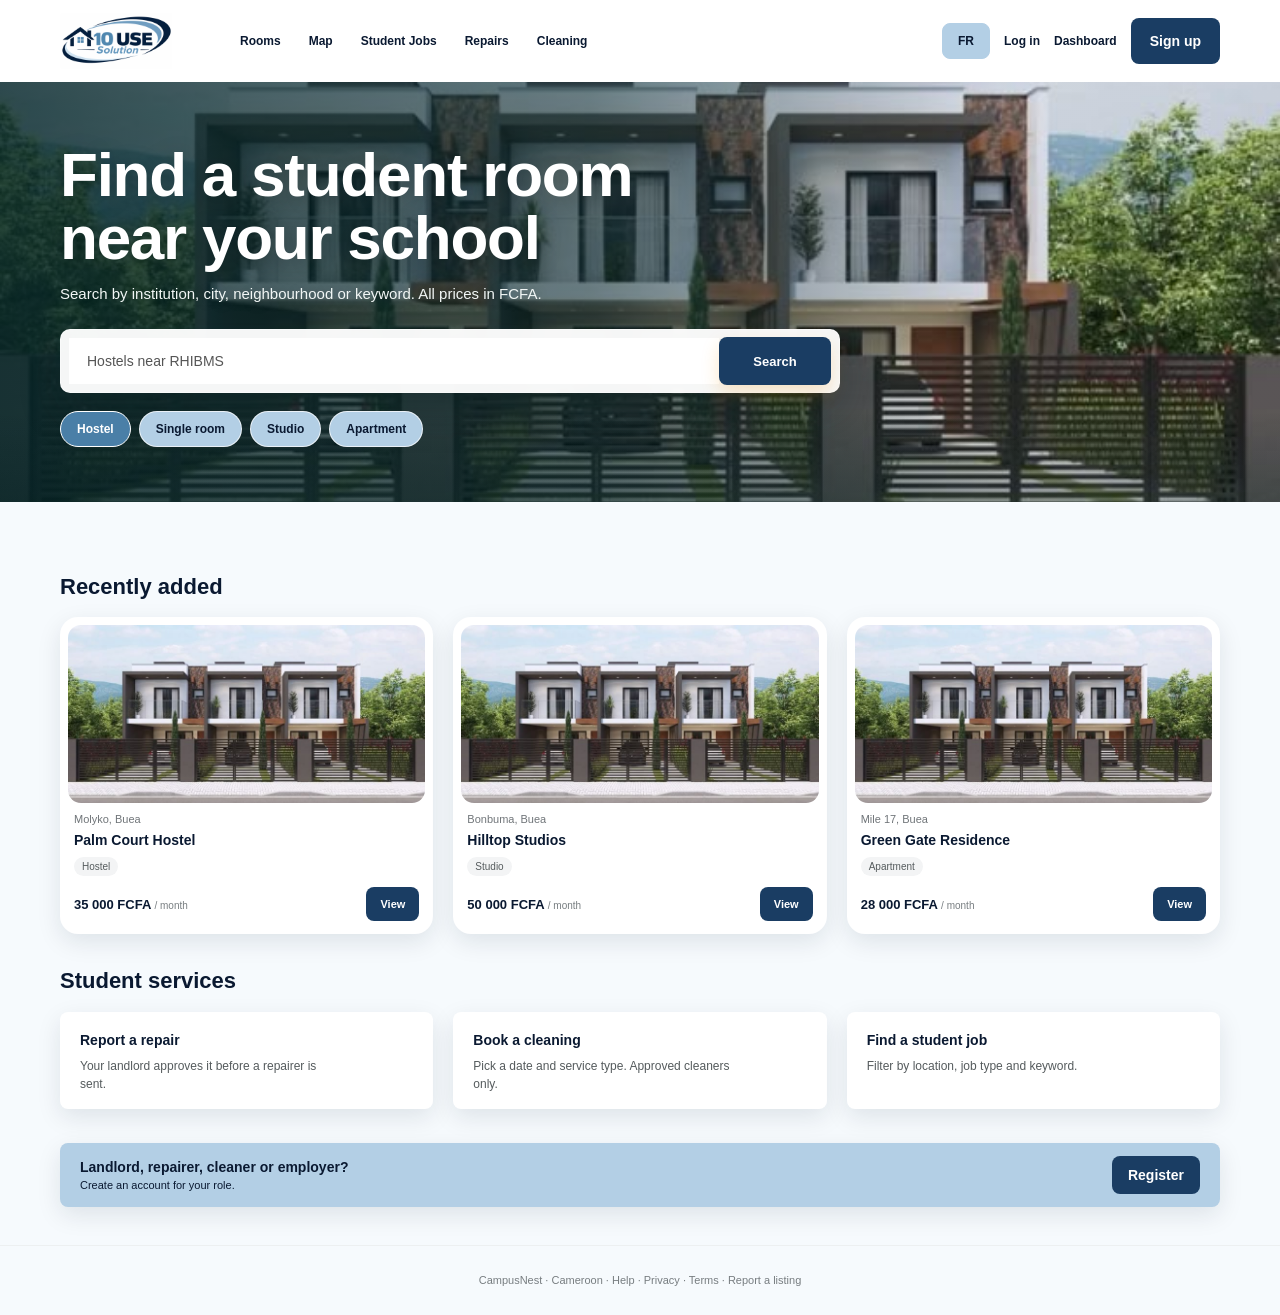
<file: pages/home.html>
<!doctype html>
<html lang="en">
<head>
  <meta charset="UTF-8">
  <meta name="viewport" content="width=device-width, initial-scale=1">
  <meta http-equiv="refresh" content="0;url=../index.html">
  <title>CampusNest</title>
  <style>
    body{margin:0;min-height:100vh;display:grid;place-items:center;padding:24px;box-sizing:border-box;font-family:"Segoe UI",Arial,sans-serif;text-align:center}
    a{display:inline-flex;min-height:44px;align-items:center;color:#0b4f52}
  </style>
  <link rel="stylesheet" href="../css/app-theme.css">
  <script>location.replace('../index.html');</script>
</head>
<body>
  <main>
    <img class="brand-logo redirect-logo" src="../assets/images/mouse-solution-logo.jpeg" alt="MOUSE Solution">
    <p>Opening the CampusNest home page...</p>
    <a href="../index.html">Continue to CampusNest</a>
  </main>
<script src="../javascript/app-i18n.js"></script>
</body>
</html>
</file>
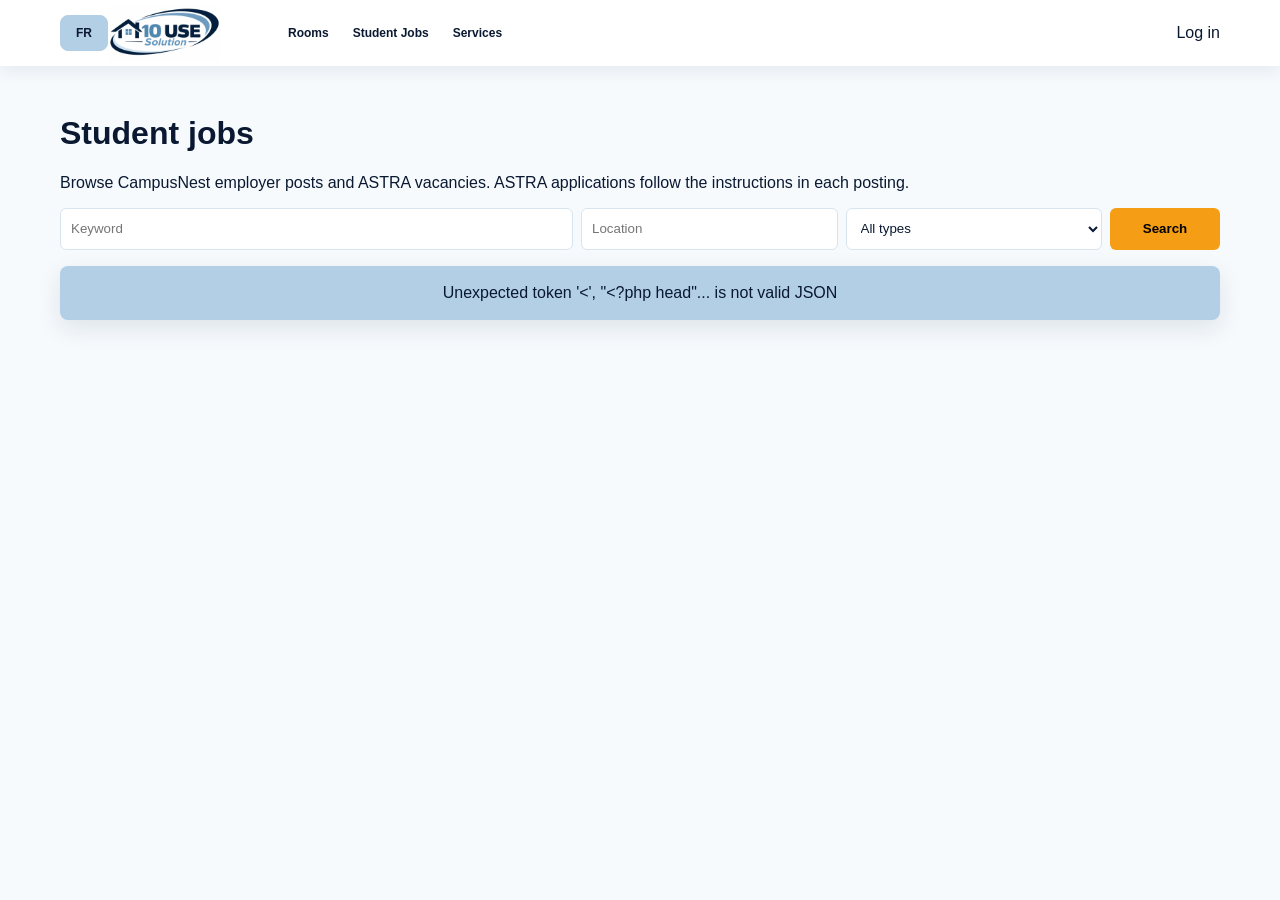
<file: pages/jobs.html>
<!DOCTYPE html>
<html lang="en">
<head>
  <meta charset="UTF-8">
  <meta name="viewport" content="width=device-width,initial-scale=1">
  <title>Student Jobs - CampusNest</title>
  <style>
    :root{--teal:#0b4f52;--line:#e2e6e7}
    *{box-sizing:border-box}
    body{margin:0;font-family:"Segoe UI",Arial,sans-serif}
    .topbar{height:66px;border-bottom:1px solid var(--line)}
    .inner{width:min(1160px,calc(100% - 32px));height:100%;margin:auto;display:flex;align-items:center}
    .brand{color:var(--teal);font-size:20px;font-weight:800;text-decoration:none;margin-right:32px}
    .inner nav{display:flex;gap:24px;font-size:12px;font-weight:700}
    .inner nav a,.actions a{color:inherit;text-decoration:none}
    .actions{margin-left:auto}
    main{width:min(1160px,calc(100% - 32px));margin:auto;padding:28px 0}
    .filters{display:grid;grid-template-columns:2fr 1fr 1fr 110px;gap:8px}
    .filters input,.filters select,.filters button{height:42px;border:1px solid #ccd3d4;border-radius:6px;padding:0 10px}
    .filters button{background:#f59d15;border:0;font-weight:800}
    .grid{display:grid;grid-template-columns:repeat(3,1fr);gap:16px;margin-top:22px}
    .card{border:1px solid var(--line);border-radius:8px;padding:18px}
    .card h3{margin:0 0 8px}
    .card p{font-size:12px;line-height:1.5}
    .meta{color:#687173;font-size:12px}
    .source{display:inline-block;margin-bottom:10px;padding:4px 8px;border-radius:999px;background:#edf5f4;color:var(--teal);font-size:11px;font-weight:800}
    .apply{display:inline-flex;margin-top:8px;padding:9px 12px;border-radius:6px;background:var(--teal);color:#fff;text-decoration:none;font-size:12px;font-weight:800}
    .empty,.notice{grid-column:1/-1;text-align:center;border:1px solid var(--line);border-radius:8px;padding:18px}
    .notice{margin-top:16px;background:#fff8e8;color:#714d12}
    @media(max-width:760px){.inner nav{display:none}.filters{grid-template-columns:1fr 1fr}.grid{grid-template-columns:1fr}}
  </style>
  <style>
    @media(max-width:900px){.filters{grid-template-columns:minmax(0,2fr) repeat(2,minmax(0,1fr)) 110px}.filters>*{min-width:0;width:100%}}
    @media(max-width:760px){.topbar{height:auto}.inner{height:auto;min-height:66px;flex-wrap:wrap;padding:8px 0}.brand{margin-right:12px}.inner nav{order:3;display:flex;flex:0 0 100%;width:100%;gap:18px;overflow-x:auto;padding:8px 0;white-space:nowrap}.filters{grid-template-columns:repeat(2,minmax(0,1fr))}.filters>*{min-width:0;width:100%}.grid{grid-template-columns:1fr}}
    @media(max-width:480px){.inner,main{width:calc(100% - 24px)}.filters{gap:6px}}
  </style>
  <link rel="stylesheet" href="../css/app-theme.css">
</head>
<body>
  <header class="topbar">
    <div class="inner">
      <a class="brand" href="../index.html"><img class="brand-logo" src="../assets/images/mouse-solution-logo.jpeg" alt="MOUSE Solution"></a>
      <nav><a href="rooms.html">Rooms</a><a href="jobs.html">Student Jobs</a><a href="services.html">Services</a></nav>
      <div class="actions"><a href="login.html">Log in</a></div>
    </div>
  </header>
  <main>
    <h1>Student jobs</h1>
    <p>Browse CampusNest employer posts and ASTRA vacancies. ASTRA applications follow the instructions in each posting.</p>
    <div class="filters">
      <input id="q" placeholder="Keyword" aria-label="Keyword">
      <input id="location" placeholder="Location" aria-label="Location">
      <select id="type" aria-label="Job type"><option value="">All types</option><option>Part-time</option><option>Internship</option><option>Remote</option><option>Weekend</option></select>
      <button id="search" type="button">Search</button>
    </div>
    <div id="feed-message" class="notice" role="status" aria-live="polite" hidden></div>
    <div class="grid" id="results" aria-live="polite"></div>
  </main>
  <script>
    async function readJson(url) {
      const response = await fetch(url);
      const data = await response.json();
      if (!response.ok) throw new Error(data.error || "Unable to load jobs.");
      return data;
    }

    function renderCard(job) {
      const card = document.createElement("article");
      card.className = "card";
      const source = document.createElement("span");
      source.className = "source";
      source.textContent = job.source;
      const title = document.createElement("h3");
      title.textContent = job.title || "Untitled job";
      const meta = document.createElement("div");
      meta.className = "meta";
      meta.textContent = [job.location, job.job_type].filter(Boolean).join(" · ");
      const description = document.createElement("p");
      description.textContent = job.description || "";
      card.append(source, title, meta, description);
      if (job.requirements) {
        const requirements = document.createElement("p");
        requirements.textContent = `Requirements: ${job.requirements}`;
        card.append(requirements);
      }
      if (job.compensation) {
        const compensation = document.createElement("div");
        compensation.className = "meta";
        compensation.textContent = job.compensation;
        card.append(compensation);
      }
      if (job.source === "ASTRA") {
        if (job.application_instructions) {
          const instructions = document.createElement("p");
          instructions.textContent = `How to apply: ${job.application_instructions}`;
          card.append(instructions);
        }
        if (job.application_url) {
          try {
            const applicationUrl = new URL(job.application_url);
            if (applicationUrl.protocol === "https:") {
              const apply = document.createElement("a");
              apply.className = "apply";
              apply.href = applicationUrl.href;
              apply.target = "_blank";
              apply.rel = "noopener noreferrer";
              apply.textContent = "Open application link";
              card.append(apply);
            }
          } catch {
            const invalidUrl = document.createElement("span");
            invalidUrl.className = "meta";
            invalidUrl.textContent = "Application link is unavailable.";
            card.append(invalidUrl);
          }
        }
        if (job.closing_date) {
          const closingDate = document.createElement("div");
          closingDate.className = "meta";
          closingDate.textContent = `Closing date: ${job.closing_date}`;
          card.append(closingDate);
        }
      }
      return card;
    }

    async function searchJobs() {
      const filters = new URLSearchParams({
        q: document.querySelector("#q").value.trim(),
        location: document.querySelector("#location").value.trim(),
        type: document.querySelector("#type").value
      });
      const message = document.querySelector("#feed-message");
      const results = document.querySelector("#results");
      message.hidden = true;
      results.replaceChildren();

      const [campus, astra] = await Promise.allSettled([
        readJson(`../php/jobs.php?${filters}`),
        readJson(`../php/astra.php?resource=vacancies&${filters}`)
      ]);
      if (campus.status !== "fulfilled") {
        message.hidden = false;
        message.textContent = campus.reason.message;
        return;
      }

      const jobs = (campus.value.results || []).map(job => ({ ...job, source: "CampusNest" }));
      if (astra.status === "fulfilled") {
        jobs.push(...(astra.value.results || []).map(job => ({ ...job, source: "ASTRA" })));
      } else {
        message.hidden = false;
        message.textContent = `ASTRA vacancies are temporarily unavailable. ${astra.reason.message}`;
      }

      if (!jobs.length) {
        const empty = document.createElement("div");
        empty.className = "empty";
        empty.textContent = "No matching student jobs were found.";
        results.append(empty);
        return;
      }
      jobs.forEach(job => results.append(renderCard(job)));
    }

    document.querySelector("#search").addEventListener("click", searchJobs);
    searchJobs();
  </script>
<script src="../javascript/app-i18n.js"></script>
</body>
</html>
</file>
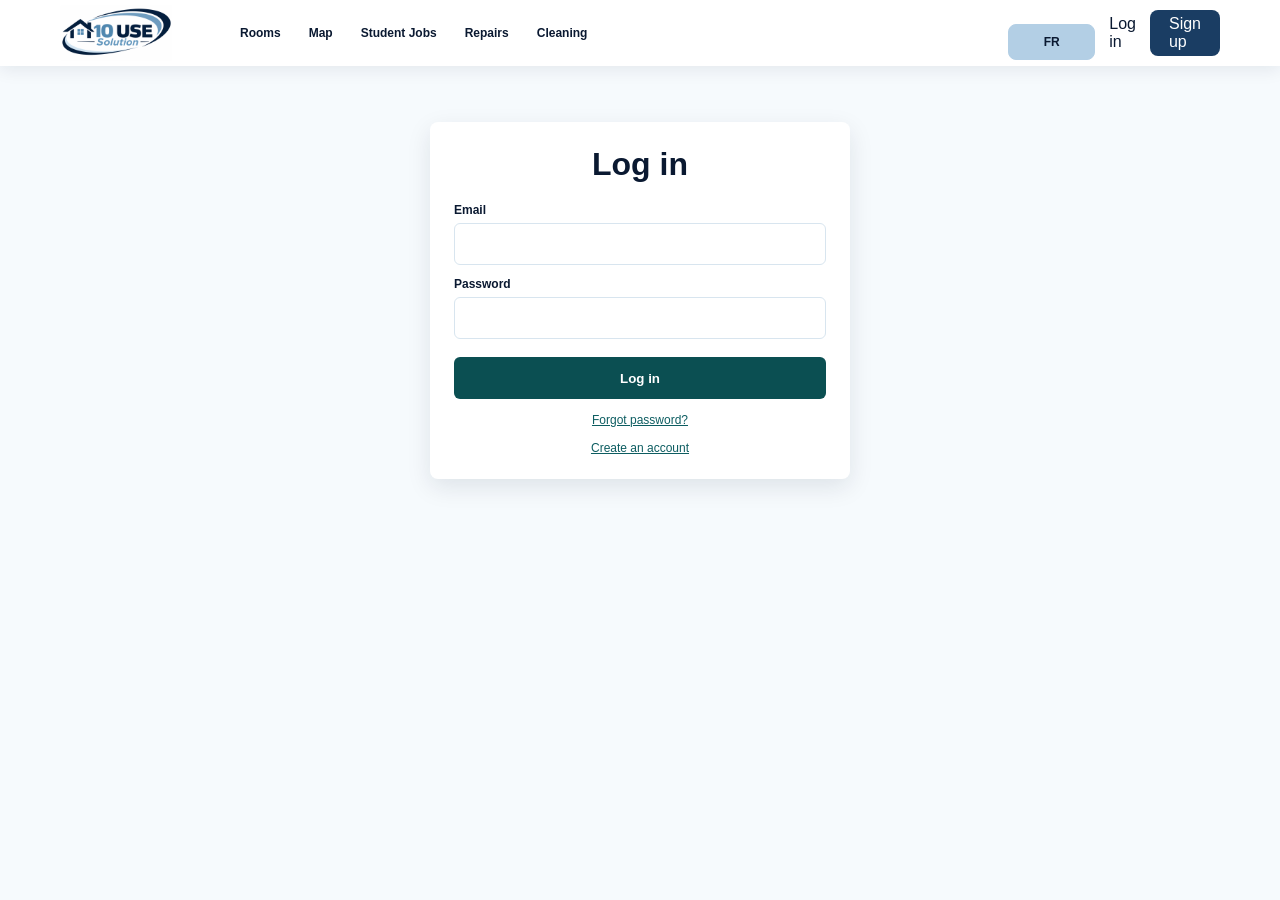
<file: pages/login.html>
<!DOCTYPE html>
<html lang="en">
<head>
  <meta charset="UTF-8">
  <meta name="viewport" content="width=device-width, initial-scale=1.0">
  <title>Log in - CampusNest</title>
  <style>
    :root { --teal:#0b4f52; --ink:#1d2223; --line:#dde2e3; }
    * { box-sizing:border-box; }
    body { margin:0; color:var(--ink); background:#f7f8f8; font-family:"Segoe UI",Arial,sans-serif; }
    .topbar { height:66px; background:#fff; border-bottom:1px solid #edf0f0; }
    .topbar-inner { width:min(1160px,calc(100% - 64px)); height:100%; margin:auto; display:flex; align-items:center; }
    .brand { color:var(--teal); font-size:20px; font-weight:800; text-decoration:none; margin-right:32px; }
    nav { display:flex; gap:28px; font-size:12px; font-weight:700; }
    nav a,.top-actions a { color:inherit; text-decoration:none; }
    .top-actions { margin-left:auto; display:flex; align-items:center; gap:14px; }
    .language { min-width:56px; height:30px; display:grid; place-items:center; border-radius:5px; background:#f1f3f4; font-size:10px; }
    .signup { height:46px; display:grid; place-items:center; border-radius:6px; padding:0 19px; color:#fff!important; background:var(--teal); }
    main { min-height:calc(100vh - 66px); display:grid; place-items:start center; padding-top:56px; }
    .login-card { width:min(420px,calc(100% - 32px)); border:1px solid var(--line); border-radius:8px; background:#fff; padding:24px; }
    h1 { margin:0 0 20px; text-align:center; }
    label { display:block; margin:12px 0 6px; font-size:12px; font-weight:700; }
    input { width:100%; height:42px; border:1.5px solid #cfd4d5; border-radius:6px; padding:0 12px; }
    button { width:100%; height:42px; margin-top:18px; border:0; border-radius:6px; color:#fff; background:var(--teal); font-weight:800; }
    .signup-link { display:block; margin-top:14px; text-align:center; color:#0d5d61; font-size:12px; }
  </style>
  <style>
    @media(max-width:760px){
      .topbar{height:auto}
      .topbar-inner{width:calc(100% - 32px);height:auto;min-height:66px;flex-wrap:wrap;padding:8px 0}
      .brand{margin-right:0}
      nav{order:3;flex:0 0 100%;width:100%;gap:18px;overflow-x:auto;padding:8px 0;white-space:nowrap}
      .top-actions{gap:8px}
      .language{display:none}
      main{min-height:calc(100vh - 66px);padding:28px 16px}
      .login-card{width:min(420px,100%);padding:20px}
    }
    @media(max-width:390px){.topbar-inner{width:calc(100% - 24px)}.signup{height:40px;padding:0 12px}.top-actions{gap:10px}}
  </style>
    <link rel="stylesheet" href="../css/app-theme.css">
</head>
<body>
  <header class="topbar"><div class="topbar-inner"><a class="brand" href="../index.html"><img class="brand-logo" src="../assets/images/mouse-solution-logo.jpeg" alt="MOUSE Solution"></a><nav><a href="../index.html#rooms">Rooms</a><a href="../index.html#map">Map</a><a href="../index.html#jobs">Student Jobs</a><a href="../index.html#repairs">Repairs</a><a href="../index.html#cleaning">Cleaning</a></nav><div class="top-actions"><a class="language" href="translator.html">EN / FR</a><a href="login.html">Log in</a><a class="signup" href="signup.html">Sign up</a></div></div></header>
  <main><form class="login-card" action="../php/login.php" method="post"><h1>Log in</h1><label for="email">Email</label><input id="email" name="email" type="email" required><label for="password">Password</label><input id="password" name="password" type="password" required><button type="submit">Log in</button><a class="signup-link" href="reset-password.html">Forgot password?</a><a class="signup-link" href="signup.html">Create an account</a></form></main>
<script src="../javascript/app-i18n.js"></script>
</body>
</html>
</file>
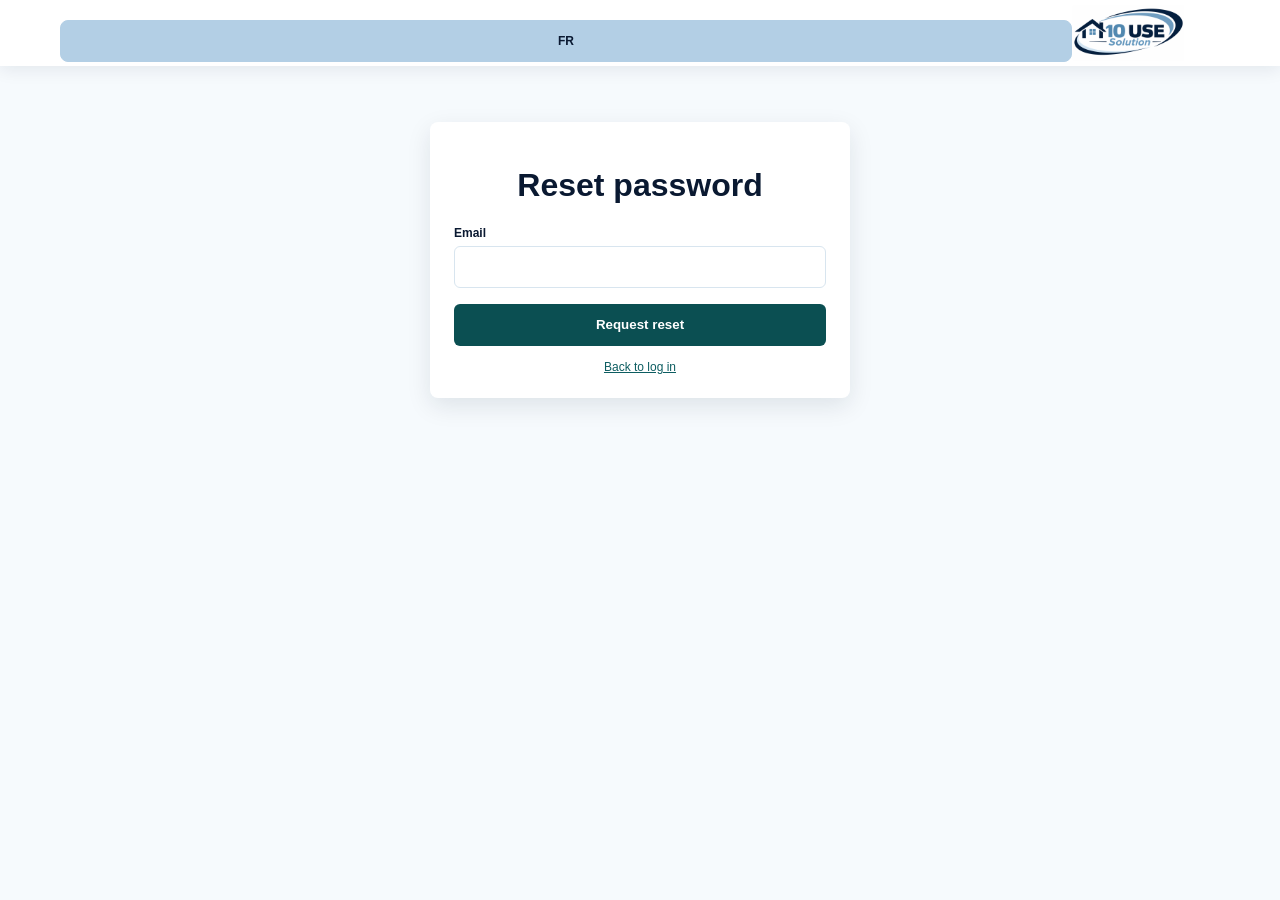
<file: pages/reset-password.html>
<!DOCTYPE html>
<html lang="en">
<head>
  <meta charset="UTF-8">
  <meta name="viewport" content="width=device-width,initial-scale=1">
  <title>Reset password - CampusNest</title>
  <style>
    * { box-sizing: border-box; }
    body { margin: 0; background: #f7f8f8; font-family: "Segoe UI",Arial,sans-serif; }
    .topbar { height: 66px; background: #fff; border-bottom: 1px solid #e2e6e7; }
    .inner { width: min(1160px,calc(100% - 32px)); height: 100%; margin: auto; display: flex; align-items: center; }
    .brand { color: #0b4f52; font-size: 20px; font-weight: 800; text-decoration: none; }
    main { min-height: calc(100vh - 66px); display: grid; place-items: start center; padding: 56px 16px 24px; }
    form { width: min(420px,100%); border: 1px solid #dde2e3; border-radius: 8px; background: #fff; padding: 24px; }
    h1 { text-align: center; }
    label { display: block; margin: 12px 0 6px; font-size: 12px; font-weight: 700; }
    input { width: 100%; height: 42px; border: 1px solid #ccd3d4; border-radius: 6px; padding: 0 12px; }
    button { width: 100%; height: 42px; margin-top: 16px; border: 0; border-radius: 6px; background: #0b4f52; color: #fff; font-weight: 800; }
    .back { display: block; margin-top: 14px; text-align: center; color: #0d5d61; font-size: 12px; }
    @media(max-width:480px) { main { padding-top: 32px; } form { padding: 20px; } h1 { font-size: 24px; line-height: 1.2; } }
  </style>
    <link rel="stylesheet" href="../css/app-theme.css">
</head>
<body>
  <header class="topbar"><div class="inner"><a class="brand" href="../index.html"><img class="brand-logo" src="../assets/images/mouse-solution-logo.jpeg" alt="MOUSE Solution"></a></div></header>
  <main>
    <form action="../php/reset_password.php" method="post">
      <h1>Reset password</h1>
      <label for="email">Email</label>
      <input id="email" name="email" type="email" required>
      <button type="submit">Request reset</button>
      <a class="back" href="login.html">Back to log in</a>
    </form>
  </main>
<script src="../javascript/app-i18n.js"></script>
</body>
</html>
</file>
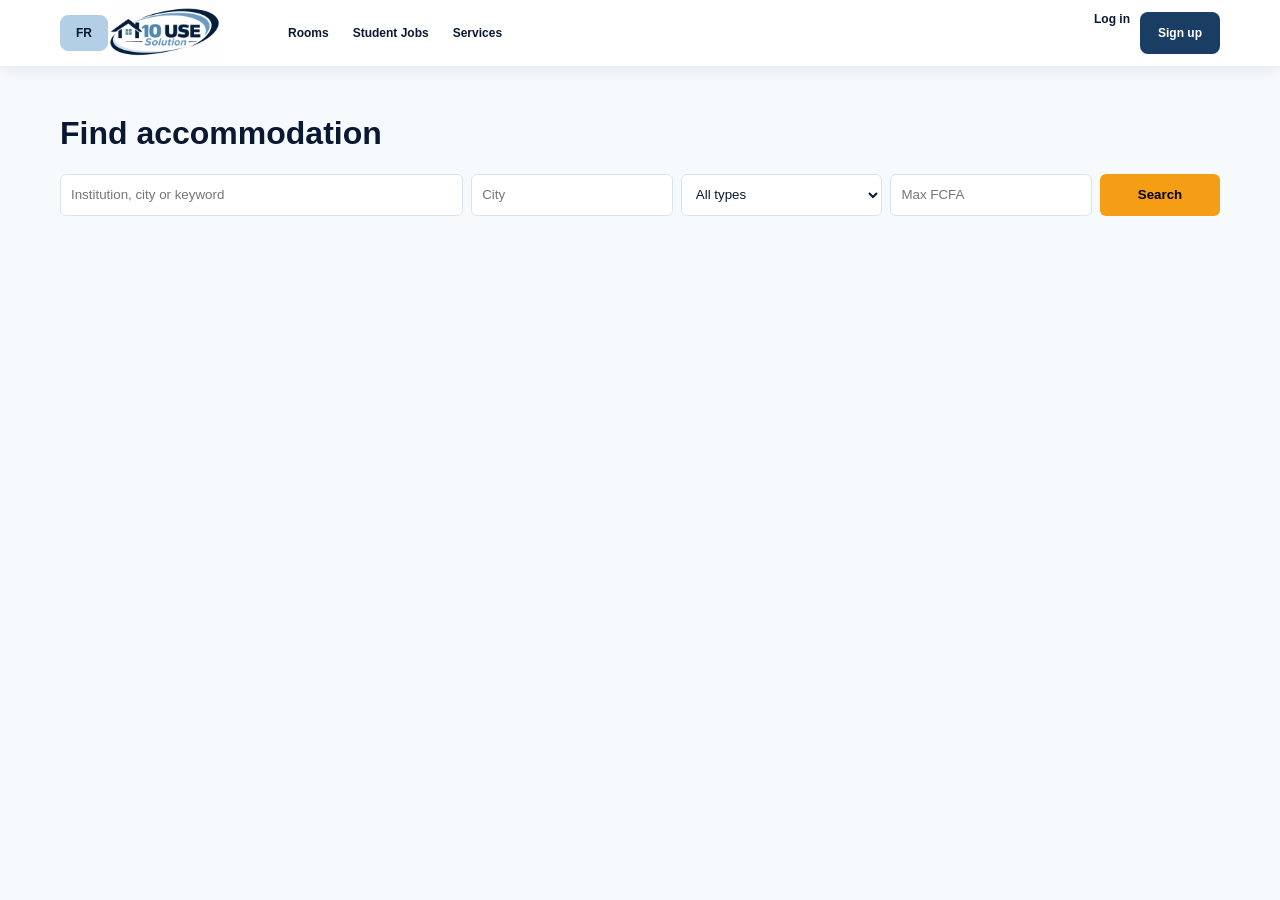
<file: pages/rooms.html>
<!DOCTYPE html>
<html lang="en">
<head>
<meta charset="UTF-8"><meta name="viewport" content="width=device-width,initial-scale=1"><title>Rooms - CampusNest</title>
<style>
:root{--teal:#0b4f52;--ink:#1d2223;--line:#e2e6e7}*{box-sizing:border-box}body{margin:0;font-family:"Segoe UI",Arial,sans-serif;color:var(--ink);background:#fff}.topbar{height:66px;border-bottom:1px solid var(--line);background:#fff}.inner{width:min(1160px,calc(100% - 32px));height:100%;margin:auto;display:flex;align-items:center}.brand{color:var(--teal);font-size:20px;font-weight:800;text-decoration:none;margin-right:32px}nav{display:flex;gap:24px;font-size:12px;font-weight:700}nav a{color:inherit;text-decoration:none}.actions{margin-left:auto;display:flex;gap:10px}.actions a{color:inherit;text-decoration:none;font-size:12px;font-weight:700}.signup{padding:14px 18px;border-radius:6px;background:var(--teal);color:#fff!important}main{width:min(1160px,calc(100% - 32px));margin:auto;padding:28px 0}.filters{display:grid;grid-template-columns:2fr 1fr 1fr 1fr 120px;gap:8px;margin-bottom:22px}.filters input,.filters select,.filters button{height:42px;border:1px solid #ccd3d4;border-radius:6px;padding:0 10px}.filters button{border:0;background:#f59d15;font-weight:800}.grid{display:grid;grid-template-columns:repeat(3,1fr);gap:20px}.card{min-width:0;overflow:hidden;border:1px solid #e8e9ed;border-radius:18px;background:#fff;box-shadow:0 8px 24px rgba(27,31,33,.06)}.photo{height:178px;margin:8px 8px 0;overflow:hidden;border-radius:13px;background:#eff2f2}.photo img{width:100%;height:100%;display:block;object-fit:cover}.info{padding:10px 14px 13px}.location{margin-bottom:7px;color:#707579;font-size:11px}.info h3{margin:0 0 9px;font-size:14px}.tags{display:flex;flex-wrap:wrap;gap:6px;margin-bottom:11px}.tag{padding:4px 8px;border-radius:12px;background:#f3f4f5;color:#555b5d;font-size:10px}.card-footer{display:flex;align-items:center;justify-content:space-between;gap:8px}.price{font-size:13px;font-weight:800}.price span{color:#777d80;font-size:10px;font-weight:400}.view-property{min-height:34px;padding:0 14px;border:0;border-radius:9px;background:#1d2223;color:#fff;font-size:11px;font-weight:700;cursor:pointer}.empty{grid-column:1/-1;border:1px solid var(--line);border-radius:8px;padding:30px;text-align:center}#map{height:260px;margin:22px 0;border:1px solid var(--line);border-radius:8px;display:none;place-items:center;background:#edf4f3;color:#4f6868}.property-dialog{width:min(640px,calc(100% - 32px));max-height:calc(100% - 32px);padding:12px;border:0;border-radius:18px;color:var(--ink);box-shadow:0 24px 80px rgba(0,0,0,.28)}.property-dialog::backdrop{background:rgba(18,24,26,.62)}.dialog-image{width:100%;max-height:55vh;display:block;border-radius:12px;object-fit:cover;background:#eff2f2}.dialog-image[hidden]{display:none}.dialog-content{padding:14px 4px 4px}.dialog-content h2{margin:0 0 6px;font-size:20px}.dialog-location,.dialog-description{margin:0 0 10px;color:#656c6e;font-size:13px;line-height:1.5}.dialog-footer{display:flex;justify-content:space-between;align-items:center;gap:12px}.close-dialog{min-height:36px;padding:0 16px;border:1px solid #e1e4e5;border-radius:9px;background:#fff;cursor:pointer}@media(max-width:760px){nav{display:none}.filters{grid-template-columns:1fr 1fr}.grid{grid-template-columns:1fr}.photo{height:190px}}
.dialog-actions{display:flex;gap:8px}.choose-house{min-height:36px;padding:0 14px;border:0;border-radius:9px;background:var(--teal);color:#fff;font-weight:700}.choice-message{display:none;margin:10px 0 0;color:#8b2c24;font-size:12px}
</style>
<style>
.gallery-controls{display:flex;align-items:center;justify-content:center;gap:12px;margin-top:10px}.gallery-controls[hidden],.interior-hint[hidden]{display:none}.gallery-controls button{min-width:34px;min-height:32px;border:1px solid #e1e4e5;border-radius:8px;background:#fff;cursor:pointer}.gallery-status,.interior-hint{color:#656c6e;font-size:12px}.interior-hint{margin:10px 0 0}
</style>
<style>
@media(max-width:900px){.filters{grid-template-columns:minmax(0,2fr) repeat(3,minmax(0,1fr)) 120px}.filters>*{min-width:0;width:100%}}
@media(max-width:760px){.topbar{height:auto}.inner{height:auto;min-height:66px;flex-wrap:wrap;padding:8px 0}.brand{margin-right:12px}nav{order:3;display:flex;flex:0 0 100%;width:100%;gap:18px;overflow-x:auto;padding:8px 0;white-space:nowrap}.actions{gap:8px}.filters{grid-template-columns:repeat(2,minmax(0,1fr))}.grid{grid-template-columns:1fr}}
@media(max-width:480px){.inner,main{width:calc(100% - 24px)}.filters{gap:6px}.filters>*{min-width:0;width:100%}.view-property{min-height:40px}.dialog-footer{align-items:stretch;flex-direction:column}}
</style>
<link rel="stylesheet" href="../css/app-theme.css">
</head>
<body>
<header class="topbar"><div class="inner"><a class="brand" href="../index.html"><img class="brand-logo" src="../assets/images/mouse-solution-logo.jpeg" alt="MOUSE Solution"></a><nav><a href="rooms.html">Rooms</a><a href="jobs.html">Student Jobs</a><a href="services.html">Services</a></nav><div class="actions"><a href="login.html">Log in</a><a class="signup" href="signup.html">Sign up</a></div></div></header>
<main><h1>Find accommodation</h1><div class="filters"><input id="q" placeholder="Institution, city or keyword"><input id="city" placeholder="City"><select id="type"><option value="">All types</option><option>Hostel</option><option>Single room</option><option>Studio</option><option>Apartment</option></select><input id="maxPrice" type="number" placeholder="Max FCFA"><button id="search">Search</button></div><div id="map">Map locations appear where valid coordinates are available</div><div class="grid" id="results"></div></main>
<dialog class="property-dialog" aria-labelledby="dialog-title"><img class="dialog-image" alt=""><div class="gallery-controls" hidden><button class="gallery-previous" type="button" aria-label="Previous photo">&lt;</button><span class="gallery-status" aria-live="polite"></span><button class="gallery-next" type="button" aria-label="Next photo">&gt;</button></div><p class="interior-hint" hidden>Interior photos have not been added to this listing yet.</p><div class="dialog-content"><h2 id="dialog-title"></h2><p class="dialog-location"></p><p class="dialog-description"></p><div class="dialog-footer"><strong class="dialog-price"></strong><div class="dialog-actions"><button class="choose-house" type="button">Choose this house</button><button class="close-dialog" type="button">Close</button></div></div><p class="choice-message" role="status"></p></div></dialog>
<script>
const propertyDialog=document.querySelector('.property-dialog');
let selectedListing=null;
let galleryItems=[];
let galleryIndex=0;
let galleryTitle='Property';
function renderGallery(){
  const image=propertyDialog.querySelector('.dialog-image');
  const controls=propertyDialog.querySelector('.gallery-controls');
  const hint=propertyDialog.querySelector('.interior-hint');
  const hasPhoto=galleryItems.length>0;
  const currentPhoto=galleryItems[galleryIndex];
  const interiorCount=galleryItems.filter(photo=>photo.kind==='interior').length;
  image.hidden=!hasPhoto;
  if(hasPhoto){
    image.src=resolvePhoto(currentPhoto.url);
    const viewName=currentPhoto.view||('View '+currentPhoto.number);
    image.alt=galleryTitle+' — '+(currentPhoto.kind==='cover'?'cover and front elevation':viewName);
    const position={front:'50% 48%',aerial:'50% 18%',left:'22% 50%',right:'78% 50%'}[currentPhoto.viewKey]||'50% 50%';
    image.style.objectPosition=position;
  }
  const canNavigate=galleryItems.length>1;
  controls.hidden=!canNavigate&&interiorCount===0;
  propertyDialog.querySelector('.gallery-previous').hidden=!canNavigate;
  propertyDialog.querySelector('.gallery-next').hidden=!canNavigate;
  propertyDialog.querySelector('.gallery-status').textContent=currentPhoto?.kind==='cover'?'Cover and front elevation':(currentPhoto?.view||('View '+(currentPhoto?.number||1)))+' · '+(currentPhoto?.number||1)+' of '+interiorCount;
  hint.hidden=interiorCount>0;
}
function showProperty(item){
  selectedListing=item;
  galleryTitle=item.title;
  propertyDialog.querySelector('#dialog-title').textContent=item.title;
  propertyDialog.querySelector('.dialog-location').textContent=[item.neighborhood,item.city].filter(Boolean).join(', ');
  propertyDialog.querySelector('.dialog-description').textContent=item.description||'Contact the listing owner for more information.';
  propertyDialog.querySelector('.dialog-price').textContent=Number(item.price).toLocaleString('en-US')+' FCFA / month';
  galleryItems=[
    ...(item.photo_url?[{url:item.photo_url,kind:'cover'}]:[]),
    ...(item.interior_photos||[]).filter(Boolean).map((photo,index)=>{
      const cleanUrl=String(photo).split('#')[0];
      const viewKey=String(photo).includes('#')?String(photo).split('#')[1]:null;
      const viewNames={front:'Front elevation',aerial:'Aerial / top view',left:'Left exterior view',right:'Right exterior view'};
      return {url:cleanUrl,kind:'interior',number:index+1,view:viewNames[viewKey]||('House view '+(index+1)),viewKey};
    })
  ];
  galleryIndex=0;
  renderGallery();
  propertyDialog.querySelector('.choice-message').style.display='none';
  propertyDialog.showModal();
}
function resolvePhoto(path){return /^(https?:)?\/\//i.test(path)||path.startsWith('/')?path:'../'+path;}
propertyDialog.querySelector('.close-dialog').addEventListener('click',()=>propertyDialog.close());
propertyDialog.querySelector('.gallery-previous').addEventListener('click',()=>{if(galleryItems.length>1){galleryIndex=(galleryIndex-1+galleryItems.length)%galleryItems.length;renderGallery();}});
propertyDialog.querySelector('.gallery-next').addEventListener('click',()=>{if(galleryItems.length>1){galleryIndex=(galleryIndex+1)%galleryItems.length;renderGallery();}});
propertyDialog.addEventListener('click',event=>{if(event.target===propertyDialog)propertyDialog.close();});
propertyDialog.querySelector('.choose-house').addEventListener('click',async()=>{
  if(!selectedListing)return;
  const message=propertyDialog.querySelector('.choice-message');
  try{
    const response=await fetch('../php/housing.php',{method:'POST',headers:{'Content-Type':'application/x-www-form-urlencoded'},body:new URLSearchParams({action:'choose_house',listing_id:selectedListing.id})});
    const data=await response.json();
    if(!response.ok)throw new Error(data.error||'Unable to select this house.');
    location.href='dashboard.html';
  }catch(error){message.textContent=error.message;message.style.display='block';}
});
async function search(){const p=new URLSearchParams({q:document.querySelector('#q').value,city:document.querySelector('#city').value,type:document.querySelector('#type').value,max_price:document.querySelector('#maxPrice').value});const r=await fetch('../php/listings.php?'+p);const data=await r.json();const box=document.querySelector('#results');box.replaceChildren();if(!data.results?.length){box.innerHTML='<div class="empty">No matching accommodation was found.</div>';return;}for(const item of data.results){const card=document.createElement('article');card.className='card';card.innerHTML='<div class="photo"></div><div class="info"><div class="location"></div><h3></h3><div class="tags"></div><div class="card-footer"><div class="price"></div><button class="view-property" type="button">View</button></div></div>';if(item.photo_url){const image=document.createElement('img');image.src=resolvePhoto(item.photo_url);image.alt=item.title;card.querySelector('.photo').append(image);}card.querySelector('.location').textContent=[item.neighborhood,item.city].filter(Boolean).join(', ');card.querySelector('h3').textContent=item.title;const tags=card.querySelector('.tags');[item.listing_type,Number(item.furnished)?'Furnished':''].filter(Boolean).forEach(label=>{const tag=document.createElement('span');tag.className='tag';tag.textContent=label;tags.append(tag);});card.querySelector('.price').innerHTML=Number(item.price).toLocaleString('en-US')+' FCFA <span>/ month</span>';card.querySelector('.view-property').addEventListener('click',()=>showProperty(item));box.append(card);} }
document.querySelector('#search').addEventListener('click',search);document.querySelector('#q').addEventListener('keydown',e=>{if(e.key==='Enter')search()});const params=new URLSearchParams(location.search);document.querySelector('#q').value=params.get('q')||'';document.querySelector('#city').value=params.get('city')||'';document.querySelector('#type').value=params.get('type')||'';document.querySelector('#maxPrice').value=params.get('max_price')||'';search();
</script>
<script src="../javascript/app-i18n.js"></script>
</body></html>
</file>
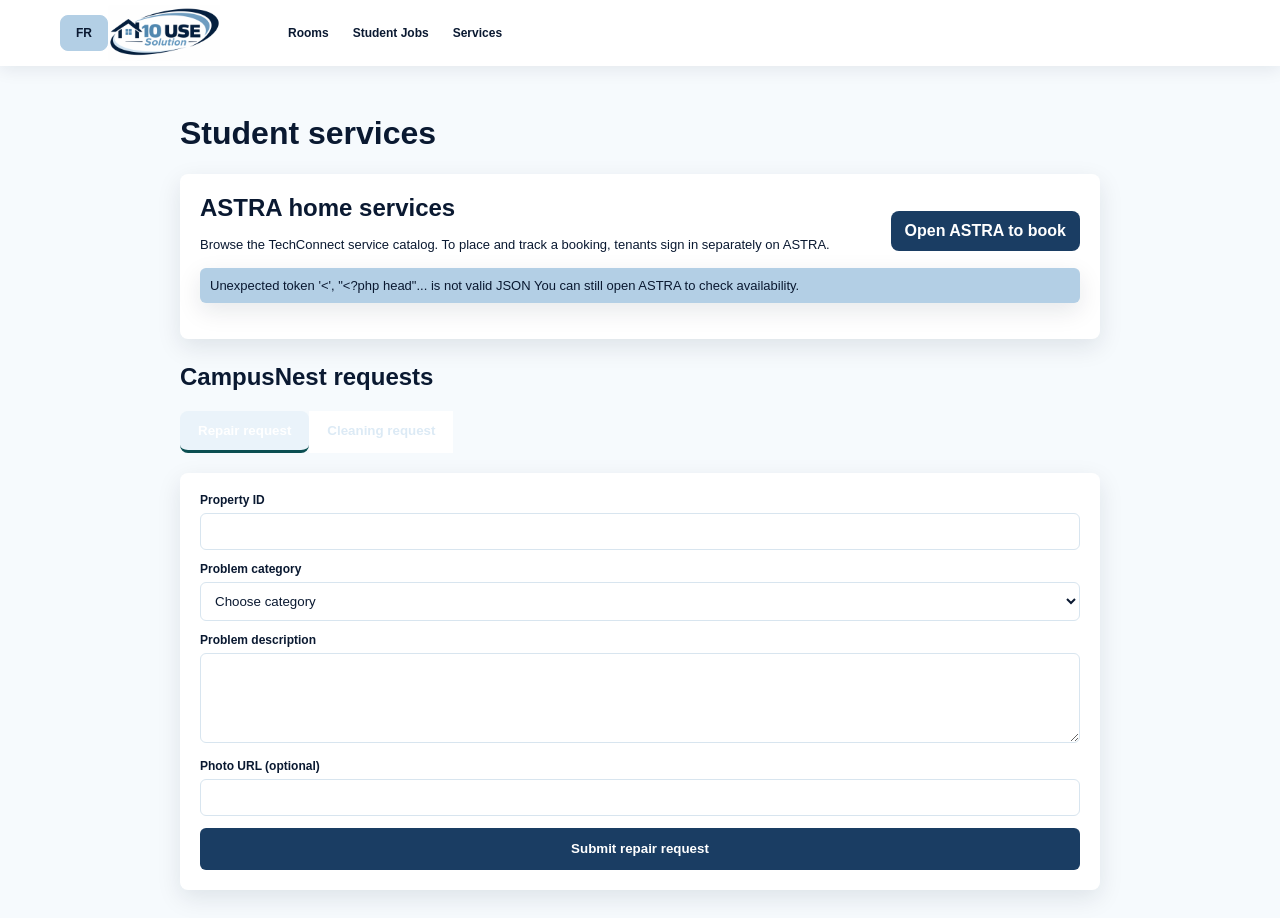
<file: pages/services.html>
<!DOCTYPE html>
<html lang="en">
<head>
  <meta charset="UTF-8">
  <meta name="viewport" content="width=device-width,initial-scale=1">
  <title>Student Services - CampusNest</title>
  <style>
    :root{--teal:#0b4f52;--line:#e2e6e7}
    *{box-sizing:border-box}
    body{margin:0;font-family:"Segoe UI",Arial,sans-serif}
    .topbar{height:66px;border-bottom:1px solid var(--line)}
    .inner{width:min(1160px,calc(100% - 32px));height:100%;margin:auto;display:flex;align-items:center}
    .brand{color:var(--teal);font-size:20px;font-weight:800;text-decoration:none;margin-right:32px}
    .inner nav{display:flex;gap:24px;font-size:12px;font-weight:700}
    .inner nav a{color:inherit;text-decoration:none}
    main{width:min(920px,calc(100% - 32px));margin:auto;padding:28px 0}
    .provider{border:1px solid var(--line);border-radius:8px;padding:20px;margin-bottom:24px}
    .provider-heading{display:flex;align-items:center;justify-content:space-between;gap:16px}
    .provider-heading h2{margin:0}
    .provider p,.service-card p{font-size:13px;line-height:1.55}
    .button{display:inline-flex;align-items:center;min-height:40px;padding:0 14px;border:0;border-radius:6px;background:var(--teal);color:#fff;text-decoration:none;font-weight:800;white-space:nowrap}
    .catalog-grid{display:grid;grid-template-columns:repeat(2,minmax(0,1fr));gap:10px;margin-top:16px}
    .service-card{border:1px solid var(--line);border-radius:7px;padding:14px}
    .service-card h3{margin:4px 0}
    .category,.muted{color:#687173;font-size:12px}
    .catalog-message{padding:10px;border-radius:6px;background:#fff8e8;color:#714d12;font-size:13px}
    .tabs{display:flex;border-bottom:1px solid var(--line);margin-bottom:20px}
    .tab{border:0;background:#fff;padding:12px 18px;border-bottom:3px solid transparent;font-weight:800}
    .tab.active{border-bottom-color:var(--teal)}
    form.request-form{display:none;border:1px solid var(--line);border-radius:8px;padding:20px}
    form.request-form.active{display:block}
    .field{margin-bottom:12px}
    .field label{display:block;margin-bottom:6px;font-size:12px;font-weight:700}
    .field input,.field textarea,.field select{width:100%;border:1px solid #ccd3d4;border-radius:6px;padding:10px}
    .field textarea{min-height:90px}
    button.submit{width:100%;height:42px;border:0;border-radius:6px;background:var(--teal);color:#fff;font-weight:800}
    .message{display:none;margin-bottom:12px;padding:10px;border-radius:6px;background:#edf7ef;color:#205b34}
    @media(max-width:760px){.inner nav{display:none}.catalog-grid{grid-template-columns:1fr}.provider-heading{align-items:flex-start;flex-direction:column}}
  </style>
  <style>
    @media(max-width:760px){.topbar{height:auto}.inner{height:auto;min-height:66px;flex-wrap:wrap;padding:8px 0}.brand{margin-right:12px}.inner nav{order:3;display:flex;flex:0 0 100%;width:100%;gap:18px;overflow-x:auto;padding:8px 0;white-space:nowrap}}
    @media(max-width:480px){.inner,main{width:calc(100% - 24px)}.provider{padding:16px}.tabs{overflow-x:auto}.tab{flex:0 0 auto;padding:12px}}
  </style>
  <link rel="stylesheet" href="../css/app-theme.css">
</head>
<body>
  <header class="topbar">
    <div class="inner">
      <a class="brand" href="../index.html"><img class="brand-logo" src="../assets/images/mouse-solution-logo.jpeg" alt="MOUSE Solution"></a>
      <nav><a href="rooms.html">Rooms</a><a href="jobs.html">Student Jobs</a><a href="services.html">Services</a></nav>
    </div>
  </header>
  <main>
    <h1>Student services</h1>
    <section id="astra-services" class="provider">
      <div class="provider-heading">
        <div><h2>ASTRA home services</h2><p>Browse the TechConnect service catalog. To place and track a booking, tenants sign in separately on ASTRA.</p></div>
        <a id="astra-open" class="button" href="http://localhost/ASTRA/" target="_blank" rel="noopener noreferrer">Open ASTRA to book</a>
      </div>
      <div id="catalog-message" class="catalog-message" role="status" aria-live="polite">Loading ASTRA services…</div>
      <div id="astra-catalog" class="catalog-grid"></div>
    </section>
    <h2>CampusNest requests</h2>
    <div class="tabs">
      <button class="tab active" data-target="repair" type="button">Repair request</button>
      <button class="tab" data-target="cleaning" type="button">Cleaning request</button>
    </div>
    <form id="repair" class="request-form active">
      <div class="message"></div>
      <div class="field"><label>Property ID</label><input name="listing_id" type="number" required></div>
      <div class="field"><label>Problem category</label><select name="category" required><option value="">Choose category</option><option>Plumbing</option><option>Electrical</option><option>Furniture</option><option>Other</option></select></div>
      <div class="field"><label>Problem description</label><textarea name="description" required></textarea></div>
      <div class="field"><label>Photo URL (optional)</label><input name="photo_url" type="url"></div>
      <button class="submit" type="submit">Submit repair request</button>
    </form>
    <form id="cleaning" class="request-form">
      <div class="message"></div>
      <div class="field"><label>Location</label><input name="location" required></div>
      <div class="field"><label>Preferred date</label><input name="preferred_date" type="date" required></div>
      <div class="field"><label>Service type</label><select name="service_type" required><option>One-time cleaning</option><option>Deep cleaning</option><option>Moving cleaning</option></select></div>
      <div class="field"><label>Notes</label><textarea name="notes"></textarea></div>
      <button class="submit" type="submit">Request cleaning</button>
    </form>
  </main>
  <script>
    function safeHttpUrl(value) {
      try {
        const url = new URL(value);
        return ["http:", "https:"].includes(url.protocol) ? url.href : null;
      } catch {
        return null;
      }
    }

    async function loadAstraCatalog() {
      const message = document.querySelector("#catalog-message");
      const catalog = document.querySelector("#astra-catalog");
      try {
        const response = await fetch("../php/astra.php?resource=catalog");
        const data = await response.json();
        if (!response.ok) throw new Error(data.error || "ASTRA services could not be loaded.");
        if (!Array.isArray(data.items)) throw new Error("ASTRA returned an invalid service catalog.");
        const portalUrl = safeHttpUrl(data.portal_url);
        if (portalUrl) document.querySelector("#astra-open").href = portalUrl;
        message.textContent = data.notice || "Service descriptions are provided by ASTRA.";
        catalog.replaceChildren();
        if (!data.items.length) {
          message.textContent = "ASTRA has no published services at the moment.";
          return;
        }
        data.items.forEach(item => {
          const card = document.createElement("article");
          card.className = "service-card";
          const category = document.createElement("div");
          category.className = "category";
          category.textContent = item.category || "Home service";
          const title = document.createElement("h3");
          title.textContent = item.name_en || item.name_fr || "Service";
          const description = document.createElement("p");
          description.textContent = item.description || "";
          card.append(category, title, description);
          catalog.append(card);
        });
      } catch (error) {
        message.textContent = `${error.message} You can still open ASTRA to check availability.`;
      }
    }

    document.querySelectorAll(".tab").forEach(button => button.addEventListener("click", () => {
      document.querySelectorAll(".tab").forEach(tab => tab.classList.remove("active"));
      document.querySelectorAll(".request-form").forEach(form => form.classList.remove("active"));
      button.classList.add("active");
      document.querySelector(`#${button.dataset.target}`).classList.add("active");
    }));

    document.querySelectorAll(".request-form").forEach(form => form.addEventListener("submit", async event => {
      event.preventDefault();
      const data = new FormData(form);
      data.set("action", form.id);
      const response = await fetch("../php/services.php", { method: "POST", body: data });
      const result = await response.json();
      const message = form.querySelector(".message");
      message.style.display = "block";
      message.textContent = result.success ? "Request submitted successfully." : (result.error || "Unable to submit request.");
      if (result.success) form.reset();
    }));

    loadAstraCatalog();
  </script>
<script src="../javascript/app-i18n.js"></script>
</body>
</html>
</file>
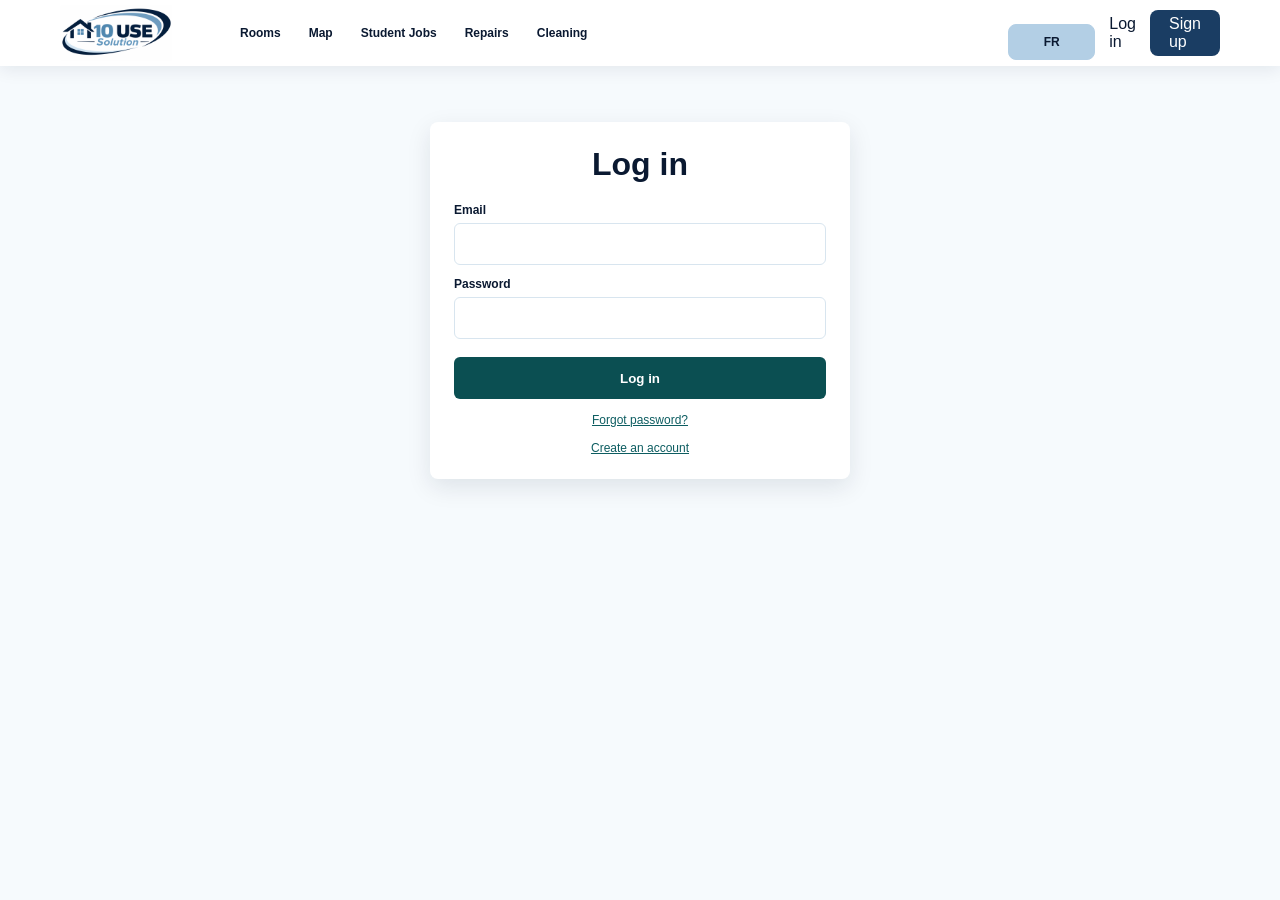
<file: pages/signin.html>
<!doctype html>
<html lang="en">
<head>
  <meta charset="UTF-8">
  <meta name="viewport" content="width=device-width, initial-scale=1">
  <meta http-equiv="refresh" content="0;url=login.html">
  <title>Sign in - CampusNest</title>
  <style>
    body{margin:0;min-height:100vh;display:grid;place-items:center;padding:24px;box-sizing:border-box;font-family:"Segoe UI",Arial,sans-serif;text-align:center}
    a{display:inline-flex;min-height:44px;align-items:center;color:#0b4f52}
  </style>
  <script>location.replace('login.html');</script>
  <link rel="stylesheet" href="../css/app-theme.css">
</head>
<body>
  <main>
    <img class="brand-logo redirect-logo" src="../assets/images/mouse-solution-logo.jpeg" alt="MOUSE Solution">
    <p>Opening CampusNest sign in...</p>
    <a href="login.html">Continue to sign in</a>
  </main>
<script src="../javascript/app-i18n.js"></script>
</body>
</html>
</file>
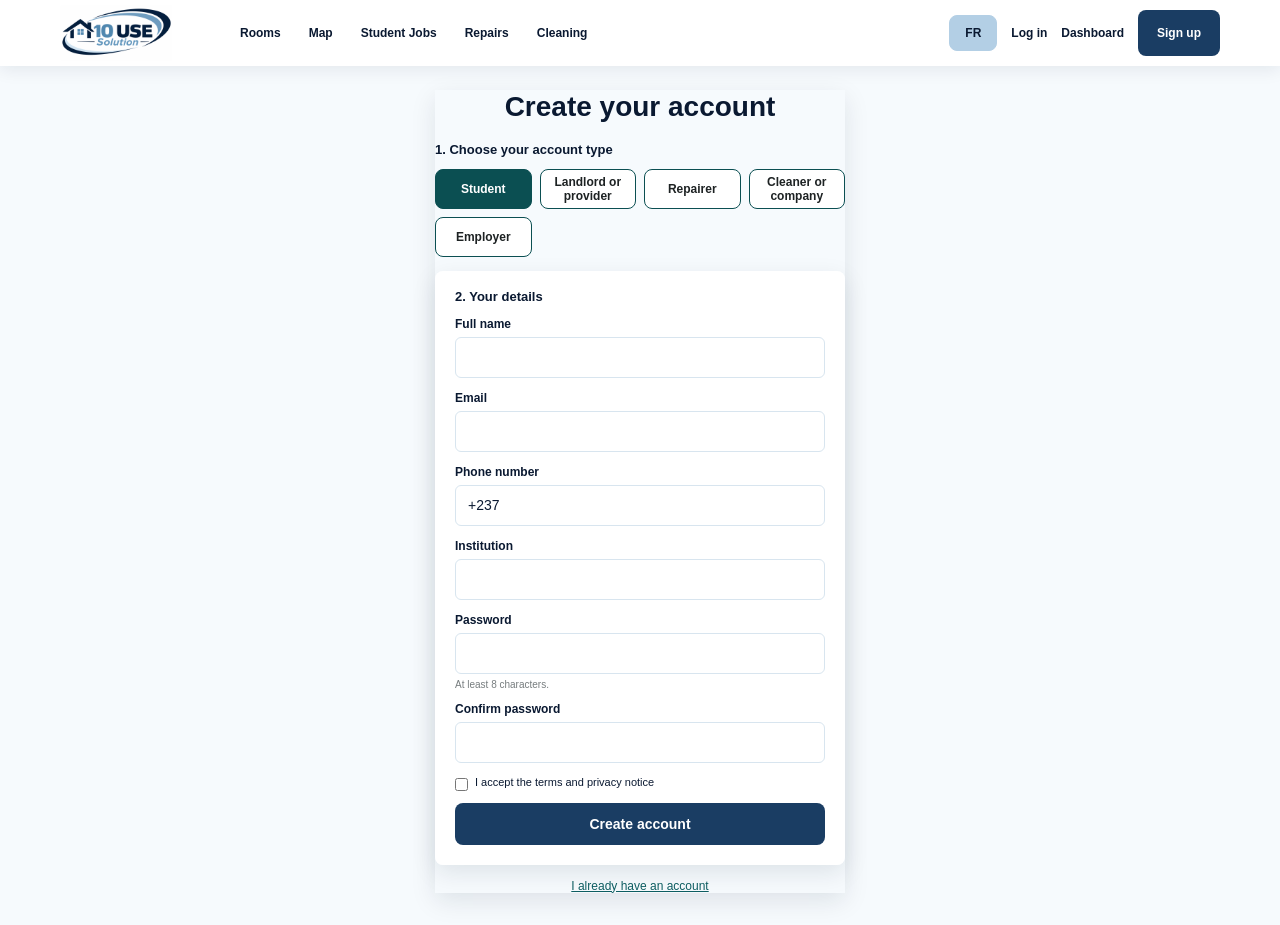
<file: pages/signup.html>
<!DOCTYPE html>
<html lang="en">
<head>
  <meta charset="UTF-8">
  <meta name="viewport" content="width=device-width, initial-scale=1.0">
  <title>Create your account - CampusNest</title>
  <style>
    :root { --teal:#0b4f52; --ink:#1d2223; --line:#dde2e3; --cream:#fff7d9; }
    * { box-sizing:border-box; }
    body { margin:0; color:var(--ink); background:#f7f8f8; font-family:"Segoe UI",Arial,sans-serif; font-size:14px; }
    button,input { font:inherit; }
    .topbar { height:66px; background:#fff; border-bottom:1px solid #edf0f0; }
    .topbar-inner { width:min(1160px,calc(100% - 64px)); height:100%; margin:auto; display:flex; align-items:center; }
    .brand { color:var(--teal); font-size:20px; font-weight:800; text-decoration:none; margin-right:32px; }
    nav { display:flex; align-items:center; gap:28px; font-size:12px; font-weight:700; }
    nav a,.top-actions a { color:inherit; text-decoration:none; }
    .top-actions { margin-left:auto; display:flex; align-items:center; gap:14px; }
    .language { min-width:56px; height:30px; display:grid; place-items:center; border-radius:5px; background:#f1f3f4; font-size:10px; font-weight:700; }
    .login { font-size:12px; font-weight:700; }
    .signup { height:46px; display:grid; place-items:center; border-radius:6px; padding:0 19px; color:#fff!important; background:var(--teal); font-size:12px; font-weight:800; }

    main { min-height:calc(100vh - 66px); padding:24px 16px 32px; }
    .signup-wrap { width:min(410px,100%); margin:auto; }
    h1 { margin:0 0 18px; text-align:center; font-size:28px; line-height:1.2; }
    fieldset { margin:0 0 14px; padding:0; border:0; }
    legend { margin-bottom:12px; padding:0; font-size:13px; font-weight:800; }
    .role-grid { display:grid; grid-template-columns:repeat(4,1fr); gap:8px; }
    .role { min-height:40px; border:1.5px solid var(--teal); border-radius:8px; background:#fff; color:var(--ink); cursor:pointer; font-size:12px; font-weight:800; }
    .role.selected { color:#fff; background:var(--teal); }
    .details { border:1px solid var(--line); border-radius:8px; background:#fff; padding:18px 20px 20px; }
    .details legend { float:left; width:100%; margin:0 0 13px; }
    .field { width:100%; margin:0 0 13px; }
    .field label { display:block; margin:0 0 6px; font-size:12px; font-weight:700; }
    .field input { width:100%; height:41px; border:1.5px solid #cfd4d5; border-radius:6px; padding:0 12px; outline:none; }
    .field input:focus { border-color:var(--teal); box-shadow:0 0 0 2px rgba(11,79,82,.08); }
    .field input.invalid { border-color:#b42318; }
    .hint { margin:-8px 0 12px; color:#777d7f; font-size:10px; }
    .terms { display:flex; align-items:flex-start; gap:7px; margin:2px 0 12px; font-size:11px; }
    .terms input { margin:2px 0 0; }
    .submit { width:100%; height:42px; border:0; border-radius:6px; color:#fff; background:var(--teal); font-weight:800; cursor:pointer; }
    .submit:disabled { opacity:.65; cursor:not-allowed; }
    .login-link { display:block; margin:14px 0 0; text-align:center; color:#0d5d61; font-size:12px; }
    .message { display:none; margin:0 0 12px; border-radius:6px; padding:10px; background:#fef1ef; color:#7a271a; font-size:12px; }

    @media (max-width:760px) {
      .topbar-inner { width:calc(100% - 32px); }
      nav { display:none; }
      .top-actions { gap:8px; }
      main { padding-top:18px; }
      h1 { font-size:24px; }
    }
  </style>
  <style>
    @media(max-width:760px){
      .topbar{height:auto}
      .topbar-inner{width:calc(100% - 32px);height:auto;min-height:66px;flex-wrap:wrap;padding:8px 0}
      .brand{margin-right:0}
      nav{order:3;display:flex;flex:0 0 100%;width:100%;gap:18px;overflow-x:auto;padding:8px 0;white-space:nowrap}
      .top-actions{gap:8px}
      .language{display:none}
      main{padding:18px 12px 28px}
    }
    @media(max-width:480px){
      .topbar-inner{width:calc(100% - 24px)}
      .role-grid{grid-template-columns:repeat(2,minmax(0,1fr))}
      .role{min-height:44px;padding:6px;line-height:1.25}
      .details{padding:16px}
    }
  </style>
    <link rel="stylesheet" href="../css/app-theme.css">
</head>
<body>
  <header class="topbar">
    <div class="topbar-inner">
      <a class="brand" href="../index.html"><img class="brand-logo" src="../assets/images/mouse-solution-logo.jpeg" alt="MOUSE Solution"></a>
      <nav aria-label="Primary navigation">
        <a href="../index.html#rooms">Rooms</a><a href="../index.html#map">Map</a><a href="../index.html#jobs">Student Jobs</a><a href="../index.html#repairs">Repairs</a><a href="../index.html#cleaning">Cleaning</a>
      </nav>
      <div class="top-actions">
        <a class="language" href="translator.html">EN / FR</a><a class="login" href="login.html">Log in</a><a class="login" href="dashboard.html">Dashboard</a><a class="signup" href="signup.html">Sign up</a>
      </div>
    </div>
  </header>

  <main>
    <form class="signup-wrap" id="signup-form" action="../php/sign.php" method="post">
      <h1>Create your account</h1>
      <fieldset>
        <legend>1. Choose your account type</legend>
        <div class="role-grid">
          <button class="role selected" type="button" data-role="student">Student</button>
          <button class="role" type="button" data-role="landlord">Landlord or provider</button>
          <button class="role" type="button" data-role="repairer">Repairer</button>
          <button class="role" type="button" data-role="cleaner">Cleaner or company</button>
          <button class="role" type="button" data-role="employer">Employer</button>
        </div>
        <input type="hidden" name="role" id="role" value="student">
      </fieldset>

      <fieldset class="details">
        <legend>2. Your details</legend>
        <div class="message" id="form-message"></div>
        <div class="field"><label for="full-name">Full name</label><input id="full-name" name="full_name" type="text" autocomplete="name" required></div>
        <div class="field"><label for="email">Email</label><input id="email" name="email" type="email" autocomplete="email" required></div>
        <div class="field"><label for="phone">Phone number</label><input id="phone" name="phone" type="tel" value="+237" autocomplete="tel"></div>
        <div class="field"><label for="institution">Institution</label><input id="institution" name="institution" type="text"></div>
        <div class="field"><label for="password">Password</label><input id="password" name="password" type="password" autocomplete="new-password" minlength="8" required></div>
        <p class="hint">At least 8 characters.</p>
        <div class="field"><label for="confirm-password">Confirm password</label><input id="confirm-password" name="confirm_password" type="password" autocomplete="new-password" required></div>
        <label class="terms"><input type="checkbox" name="terms" required><span>I accept the terms and privacy notice</span></label>
        <button class="submit" type="submit">Create account</button>
      </fieldset>
      <a class="login-link" href="login.html">I already have an account</a>
    </form>
  </main>

  <script>
    const roles = document.querySelectorAll('.role');
    roles.forEach((button) => button.addEventListener('click', () => {
      roles.forEach((item) => item.classList.remove('selected'));
      button.classList.add('selected');
      document.querySelector('#role').value = button.dataset.role;
    }));

    const form = document.querySelector('#signup-form');
    const message = document.querySelector('#form-message');
    form.addEventListener('submit', (event) => {
      const password = document.querySelector('#password');
      const confirmation = document.querySelector('#confirm-password');
      if (password.value !== confirmation.value) {
        event.preventDefault();
        confirmation.classList.add('invalid');
        message.textContent = 'Passwords do not match.';
        message.style.display = 'block';
        confirmation.focus();
      } else {
        confirmation.classList.remove('invalid');
        message.style.display = 'none';
      }
    });
  </script>
<script src="../javascript/app-i18n.js"></script>
</body>
</html>
</file>
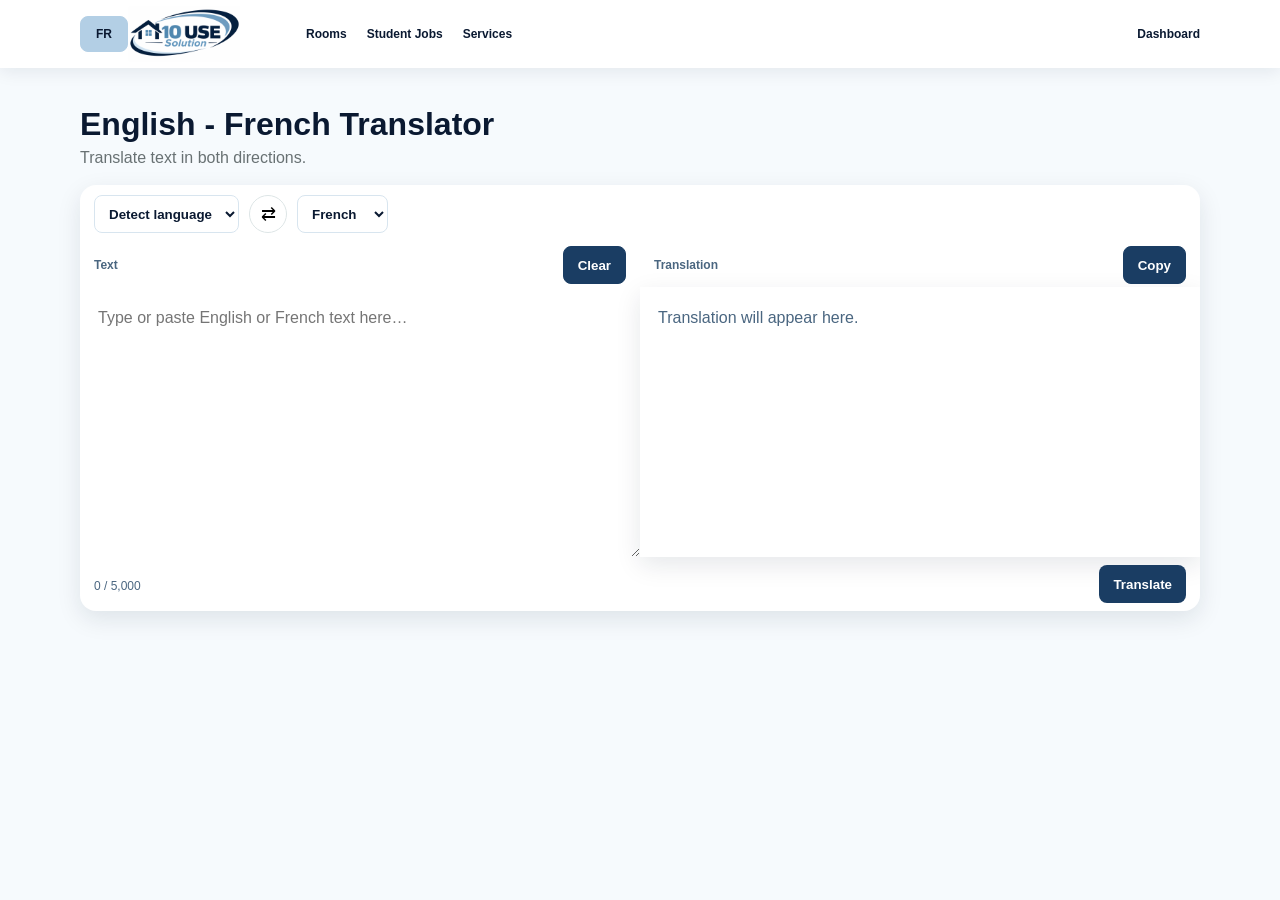
<file: pages/translator.html>
<!DOCTYPE html>
<html lang="en">
<head>
  <meta charset="UTF-8">
  <meta name="viewport" content="width=device-width, initial-scale=1.0">
  <title>English-French Translator - CampusNest</title>
  <style>
    :root{--teal:#0b4f52;--ink:#1b1f21;--muted:#687173;--line:#dde5e6}
    *{box-sizing:border-box}body{margin:0;font-family:"Segoe UI",Arial,sans-serif;color:var(--ink);background:#f4f8f8}
    .topbar{height:68px;border-bottom:1px solid var(--line);background:#fff}.inner{width:min(1120px,calc(100% - 32px));height:100%;margin:auto;display:flex;align-items:center}.brand{color:var(--teal);font-size:20px;font-weight:800;text-decoration:none;margin-right:30px}.inner nav{display:flex;gap:20px}.inner nav a{color:inherit;text-decoration:none;font-size:12px;font-weight:700}.actions{margin-left:auto;display:flex;gap:12px}.actions a{color:inherit;text-decoration:none;font-size:12px;font-weight:700}
    main{width:min(1120px,calc(100% - 32px));margin:auto;padding:38px 0}.title-row{display:flex;justify-content:space-between;align-items:end;margin-bottom:18px}.title-row h1{margin:0 0 6px}.title-row p{margin:0;color:var(--muted)}
    .translator{border:1px solid var(--line);border-radius:16px;background:#fff;box-shadow:0 12px 35px rgba(20,70,72,.07);overflow:hidden}.toolbar{min-height:58px;padding:10px 14px;border-bottom:1px solid var(--line);display:flex;align-items:center;gap:10px}.language-select{min-height:38px;border:1px solid var(--line);border-radius:8px;background:#fff;padding:0 10px;font-weight:700}.swap{width:38px;height:38px;border:1px solid var(--line);border-radius:50%;background:#fff;font-size:18px;cursor:pointer}.swap:hover{background:#eef7f7}
    .panes{display:grid;grid-template-columns:1fr 1fr}.pane{min-width:0}.pane:first-child{border-right:1px solid var(--line)}.pane-header{height:44px;padding:10px 14px;border-bottom:1px solid var(--line);display:flex;align-items:center;justify-content:space-between;color:var(--muted);font-size:12px;font-weight:700}.pane textarea,.pane output{width:100%;min-height:270px}.pane textarea{resize:vertical;border:0;padding:18px;font:16px/1.6 "Segoe UI",Arial,sans-serif;outline:none}.pane output{display:block;padding:18px;font-size:16px;line-height:1.6;white-space:pre-wrap}.pane output.empty{color:#9aa3a4}.pane-footer{min-height:50px;padding:8px 14px;border-top:1px solid var(--line);display:flex;align-items:center;justify-content:flex-end;gap:8px}    .button{min-height:38px;border:0;border-radius:8px;background:var(--teal);color:#fff;padding:0 14px;font-weight:800;cursor:pointer}.button.secondary{border:1px solid var(--line);background:#fff;color:var(--ink)}.count{margin-right:auto;color:var(--muted);font-size:12px}.status{min-height:20px;margin:10px 2px 0;color:#a12d25;font-size:12px}
    @media(max-width:760px){.inner nav{display:none}.panes{grid-template-columns:1fr}.pane:first-child{border-right:0;border-bottom:1px solid var(--line)}.pane textarea,.pane output{min-height:210px}.title-row{align-items:flex-start}}
  </style>
    <link rel="stylesheet" href="../css/app-theme.css">
</head>
<body>
  <header class="topbar">
    <div class="inner">
      <a class="brand" href="../index.html"><img class="brand-logo" src="../assets/images/mouse-solution-logo.jpeg" alt="MOUSE Solution"></a>
      <nav><a href="rooms.html">Rooms</a><a href="jobs.html">Student Jobs</a><a href="services.html">Services</a></nav>
      <div class="actions"><a href="dashboard.html">Dashboard</a></div>
    </div>
  </header>
  <main>
    <div class="title-row"><div><h1>English - French Translator</h1><p>Translate text in both directions.</p></div></div>
    <section class="translator" aria-label="Text translator">
      <div class="toolbar">
        <select id="source" class="language-select" aria-label="Source language">
          <option value="auto">Detect language</option>
          <option value="en">English</option>
          <option value="fr">French</option>
        </select>
        <button id="swap" class="swap" type="button" aria-label="Swap languages" title="Swap languages">⇄</button>
        <select id="target" class="language-select" aria-label="Translation language">
          <option value="fr">French</option>
          <option value="en">English</option>
        </select>
      </div>
      <div class="panes">
        <div class="pane">
          <div class="pane-header"><span id="source-label">Text</span><button id="clear" class="button secondary" type="button">Clear</button></div>
          <textarea id="source-text" maxlength="5000" placeholder="Type or paste English or French text here…" aria-label="Text to translate"></textarea>
          <div class="pane-footer"><span id="count" class="count">0 / 5,000</span></div>
        </div>
        <div class="pane">
          <div class="pane-header"><span id="target-label">Translation</span><button id="copy" class="button secondary" type="button">Copy</button></div>
          <output id="result" class="empty" aria-live="polite">Translation will appear here.</output>
          <div class="pane-footer"><button id="translate" class="button" type="button">Translate</button></div>
        </div>
      </div>
    </section>
    <p id="status" class="status" role="status"></p>
  </main>
  <script>
    const sourceSelect=document.querySelector('#source');
    const targetSelect=document.querySelector('#target');
    const sourceText=document.querySelector('#source-text');
    const result=document.querySelector('#result');
    const status=document.querySelector('#status');
    let timer=null;

    function updateCount(){
      document.querySelector('#count').textContent=sourceText.value.length.toLocaleString()+' / 5,000';
    }
    function setStatus(message){status.textContent=message;}
    async function translate(){
      const text=sourceText.value.trim();
      if(!text){result.textContent='Translation will appear here.';result.className='empty';setStatus('');return;}
      setStatus('');
      try{
        const response=await fetch('../php/translate.php',{
          method:'POST',
          headers:{'Content-Type':'application/x-www-form-urlencoded'},
          body:new URLSearchParams({text,source:sourceSelect.value,target:targetSelect.value})
        });
        const data=await response.json();
        if(!response.ok)throw new Error(data.error||'Unable to translate text.');
        result.textContent=data.translation;
        result.className='';
        document.querySelector('#source-label').textContent=data.source==='fr'?'French':'English';
        document.querySelector('#target-label').textContent=data.target==='fr'?'French':'English';
      }catch(error){setStatus(error.message);result.textContent='Translation unavailable.';result.className='empty';}
    }

    document.querySelector('#translate').addEventListener('click',translate);
    sourceText.addEventListener('input',()=>{updateCount();clearTimeout(timer);timer=setTimeout(translate,500);});
    document.querySelector('#clear').addEventListener('click',()=>{sourceText.value='';updateCount();translate();sourceText.focus();});
    document.querySelector('#swap').addEventListener('click',()=>{
      if(sourceSelect.value!=='auto'){
        const oldTarget=targetSelect.value;
        targetSelect.value=sourceSelect.value;
        sourceSelect.value=oldTarget;
      }else{
        const detectedLabel=document.querySelector('#source-label').textContent;
        sourceSelect.value=detectedLabel==='French'?'fr':'en';
        targetSelect.value=sourceSelect.value==='fr'?'en':'fr';
      }
      const translated=result.textContent.trim();
      if(translated&&translated!=='Translation will appear here.'&&translated!=='Translation unavailable.')sourceText.value=translated;
      translate();
    });
    document.querySelector('#copy').addEventListener('click',async()=>{
      if(!result.textContent.trim()||result.classList.contains('empty'))return;
      try{await navigator.clipboard.writeText(result.textContent);setStatus('Copied to clipboard.');}
      catch(error){setStatus('Could not copy automatically.');}
    });
    sourceSelect.addEventListener('change',()=>{const target=sourceSelect.value==='fr'?'en':sourceSelect.value==='en'?'fr':targetSelect.value;targetSelect.value=target;translate();});
    targetSelect.addEventListener('change',translate);
    updateCount();
  </script>
<script src="../javascript/app-i18n.js"></script>
</body>
</html>
</file>
<file: css/app-theme.css>
:root{
  --cn-primary:#0A1931;
  --cn-accent:#B3CFE5;
  --cn-secondary:#4A7FA7;
  --cn-button:#1A3D63;
  --cn-background:#F6FAFD;
  --cn-ink:#0A1931;
  --cn-muted:#4A6680;
  --cn-line:#D8E5EF;
  --cn-white:#FFFFFF;
}

html{background:var(--cn-background)}
body{color:var(--cn-ink)!important;background:var(--cn-background)!important}
a{color:var(--cn-button)}
input,textarea,select{color:var(--cn-ink);background-color:var(--cn-white);border-color:var(--cn-line)!important}
input:focus,textarea:focus,select:focus{outline:2px solid var(--cn-accent);outline-offset:1px;border-color:var(--cn-secondary)!important}

.topbar,.topbar-inner{background:var(--cn-white)}
.topbar{border-bottom-color:var(--cn-line)!important}
.brand{color:var(--cn-primary)!important}
.brand-logo{display:block;width:148px;height:56px;object-fit:contain;object-position:left center;background:#fff;border-radius:4px}
.sidebar .brand-logo{width:176px;height:58px}
.redirect-logo{width:min(280px,80vw);height:auto;margin:0 auto 16px}
.language{background:var(--cn-accent)!important;color:var(--cn-primary)!important}
.language-toggle{display:inline-flex!important;align-items:center;justify-content:center;min-width:48px;min-height:36px;padding:0 12px;border:1px solid var(--cn-accent);border-radius:8px;background:var(--cn-accent);color:var(--cn-primary)!important;font:700 12px "Segoe UI",Arial,sans-serif;text-decoration:none;cursor:pointer}
.language-toggle:hover{background:#9EBFD9!important}
.language-toggle-floating{position:absolute;top:12px;right:12px;z-index:10}
.signup,.register,.button,.apply,.submit,.search-button,.view-property,.choose-house,.source,.tab.active,.button-secondary,.button-danger{
  border-radius:8px
}
.signup,.register,.button,.apply,.submit,.search-button,.view-property,.choose-house{background:var(--cn-button)!important;color:var(--cn-white)!important;border-color:var(--cn-button)!important}
.signup:hover,.register:hover,.button:hover,.apply:hover,.submit:hover,.search-button:hover,.view-property:hover,.choose-house:hover{background:var(--cn-secondary)!important}
.button-secondary{background:var(--cn-accent)!important;color:var(--cn-primary)!important;border-color:var(--cn-accent)!important}
.button-danger{background:#FFF0F0!important;color:#8B2C24!important;border-color:#F0CACA!important}
.filter,.tag,.source,.badge{background:var(--cn-accent)!important;color:var(--cn-primary)!important}
.filter.active{background:var(--cn-secondary)!important;color:var(--cn-white)!important}

.hero{background-color:var(--cn-primary)!important}
.service-card,.property-card,.card,.panel-box,.action-card,.provider,.request-form,.translator{border-color:var(--cn-line)!important;background:var(--cn-white)!important}
.account-banner{background:var(--cn-accent)!important;color:var(--cn-primary)!important}
.property-dialog::backdrop{background:rgba(10,25,49,.68)}
.property-dialog{background:var(--cn-white);color:var(--cn-ink)}
.card h3,.property-info h3,.provider-heading h2,.panel-box h2{color:var(--cn-primary)}
.muted,.meta,.dialog-location,.dialog-description,.pane-header,.count{color:var(--cn-muted)!important}
.status-pending{color:#725900}.status-paid,.status-approved{color:#2B6A52}.status-rejected{color:#8B2C24}

.sidebar{background:linear-gradient(180deg,var(--cn-primary),var(--cn-button))!important;color:var(--cn-white)!important}
.nav button,.tabs button{color:#DCEAF5!important}
.nav button.active,.nav button:hover,.tabs button.active,.tabs button:hover{background:rgba(179,207,229,.18)!important;color:var(--cn-white)!important}
.brand,.logout{color:var(--cn-white)!important}
.topbar h1,.profile{color:var(--cn-primary)!important}
.profile,.top-link,.notification-button,.action-icon{background:var(--cn-accent)!important;color:var(--cn-primary)!important;border-color:var(--cn-accent)!important}
.table th{background:var(--cn-background)!important;color:var(--cn-muted)!important}
.table th,.table td,.row,.panel-box,.card,.action-card{border-color:var(--cn-line)!important}
.message-bubble{background:var(--cn-accent)!important;color:var(--cn-primary)}
.message-bubble.mine{background:#D9EAF5!important}
.status-pending{color:#725900}.status-paid,.status-approved{color:#2B6A52}.status-rejected{color:#8B2C24}

.catalog-message,.notice{background:var(--cn-accent)!important;color:var(--cn-primary)!important;border-color:var(--cn-accent)!important}
.alert{background:#EDF6FC!important;border-color:var(--cn-accent)!important;color:var(--cn-primary)!important}
.alert.error{background:#FFF0F0!important;border-color:#F0CACA!important;color:#8B2C24!important}
.empty{color:var(--cn-muted)!important}

:where(
  .property-card,
  .service-card,
  .card,
  .panel-box,
  .action-card,
  .provider,
  .request-form,
  .translator,
  .login-card,
  .signup-wrap,
  .details,
  main>form,
  .empty,
  .notice,
  #map,
  .account-banner,
  .catalog-message,
  .property-dialog,
  .alert
){
  border:0!important;
  box-shadow:0 8px 24px rgba(10,25,49,.10)!important;
}

.topbar{
  border:0!important;
  box-shadow:0 4px 16px rgba(10,25,49,.08);
}
.translator .toolbar,
.translator .pane:first-child,
.translator .pane-header,
.translator .pane-footer{
  border:0!important;
}
.tabs{
  border:0!important;
}
.row{
  border-bottom:0!important;
}
.message-bubble{
  box-shadow:0 3px 12px rgba(10,25,49,.08);
}
.action-card:hover{
  border:0!important;
  box-shadow:0 10px 28px rgba(10,25,49,.14)!important;
}
</file>
